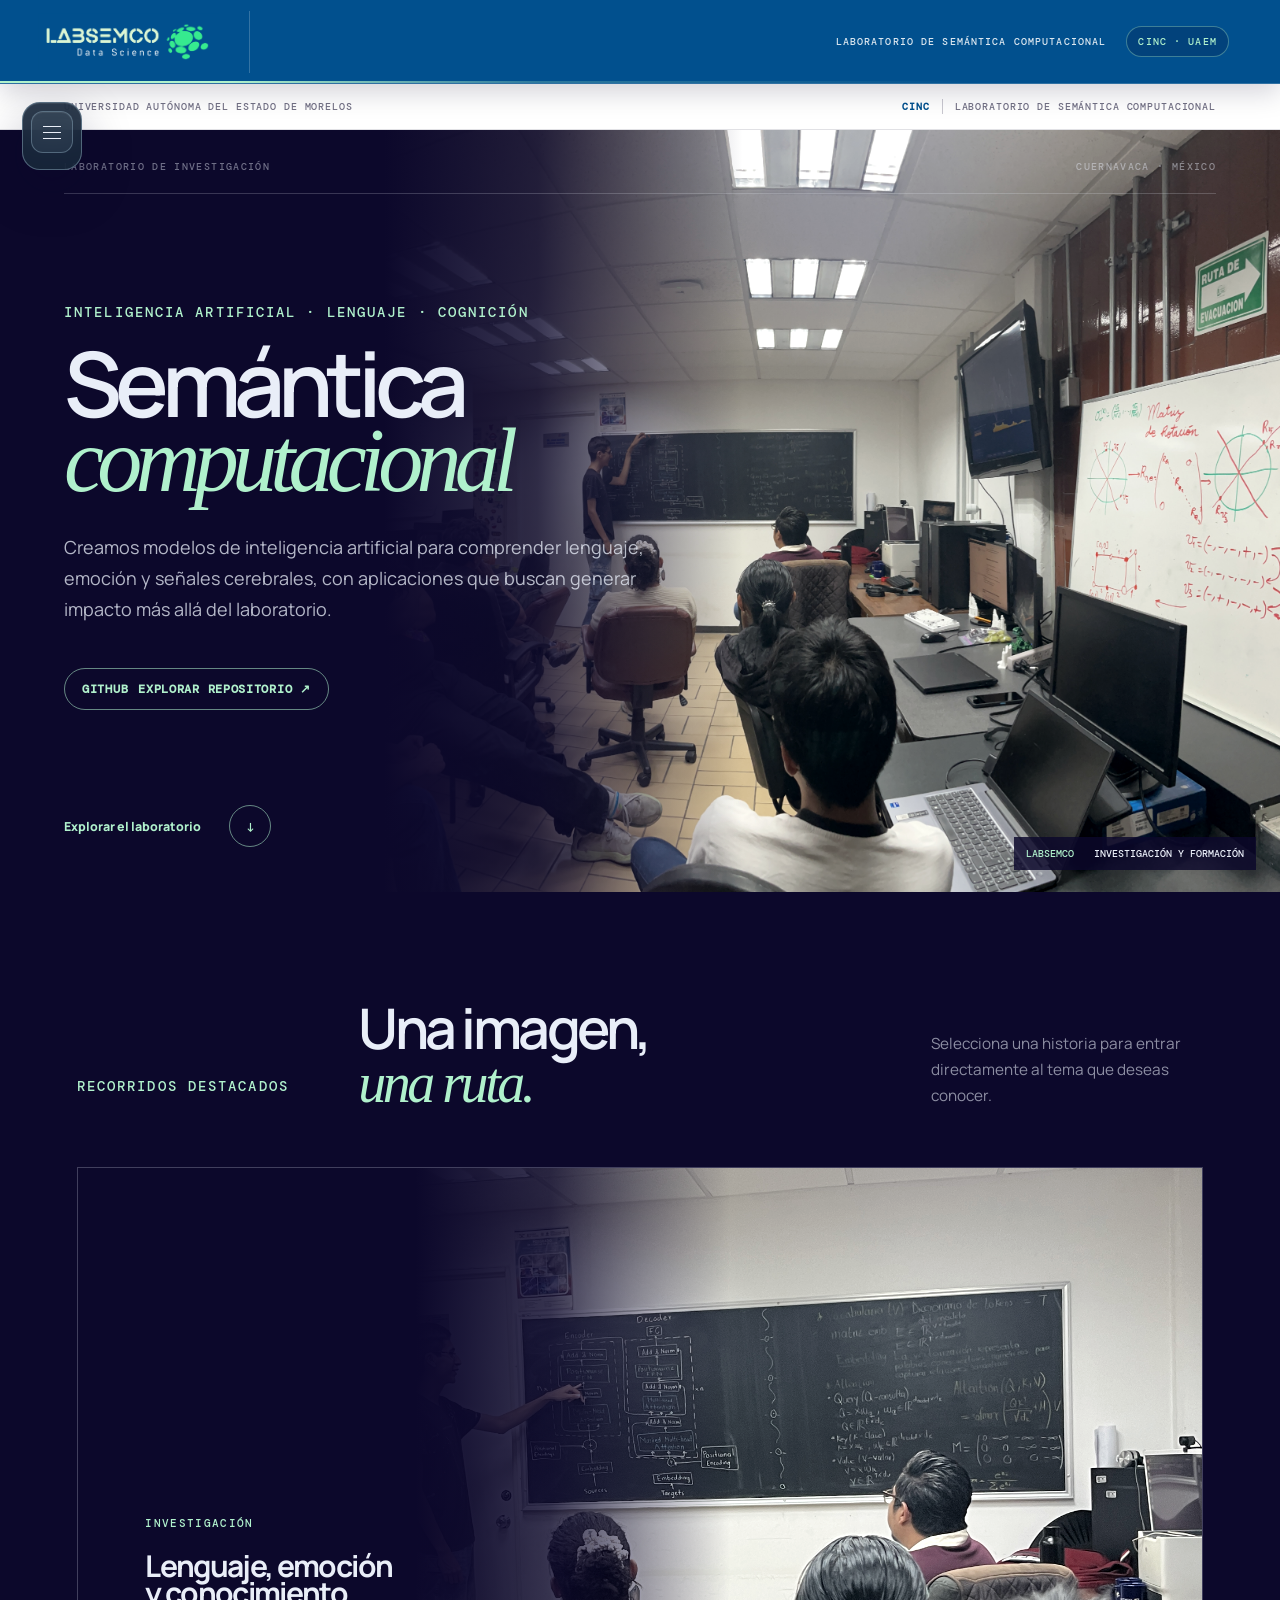
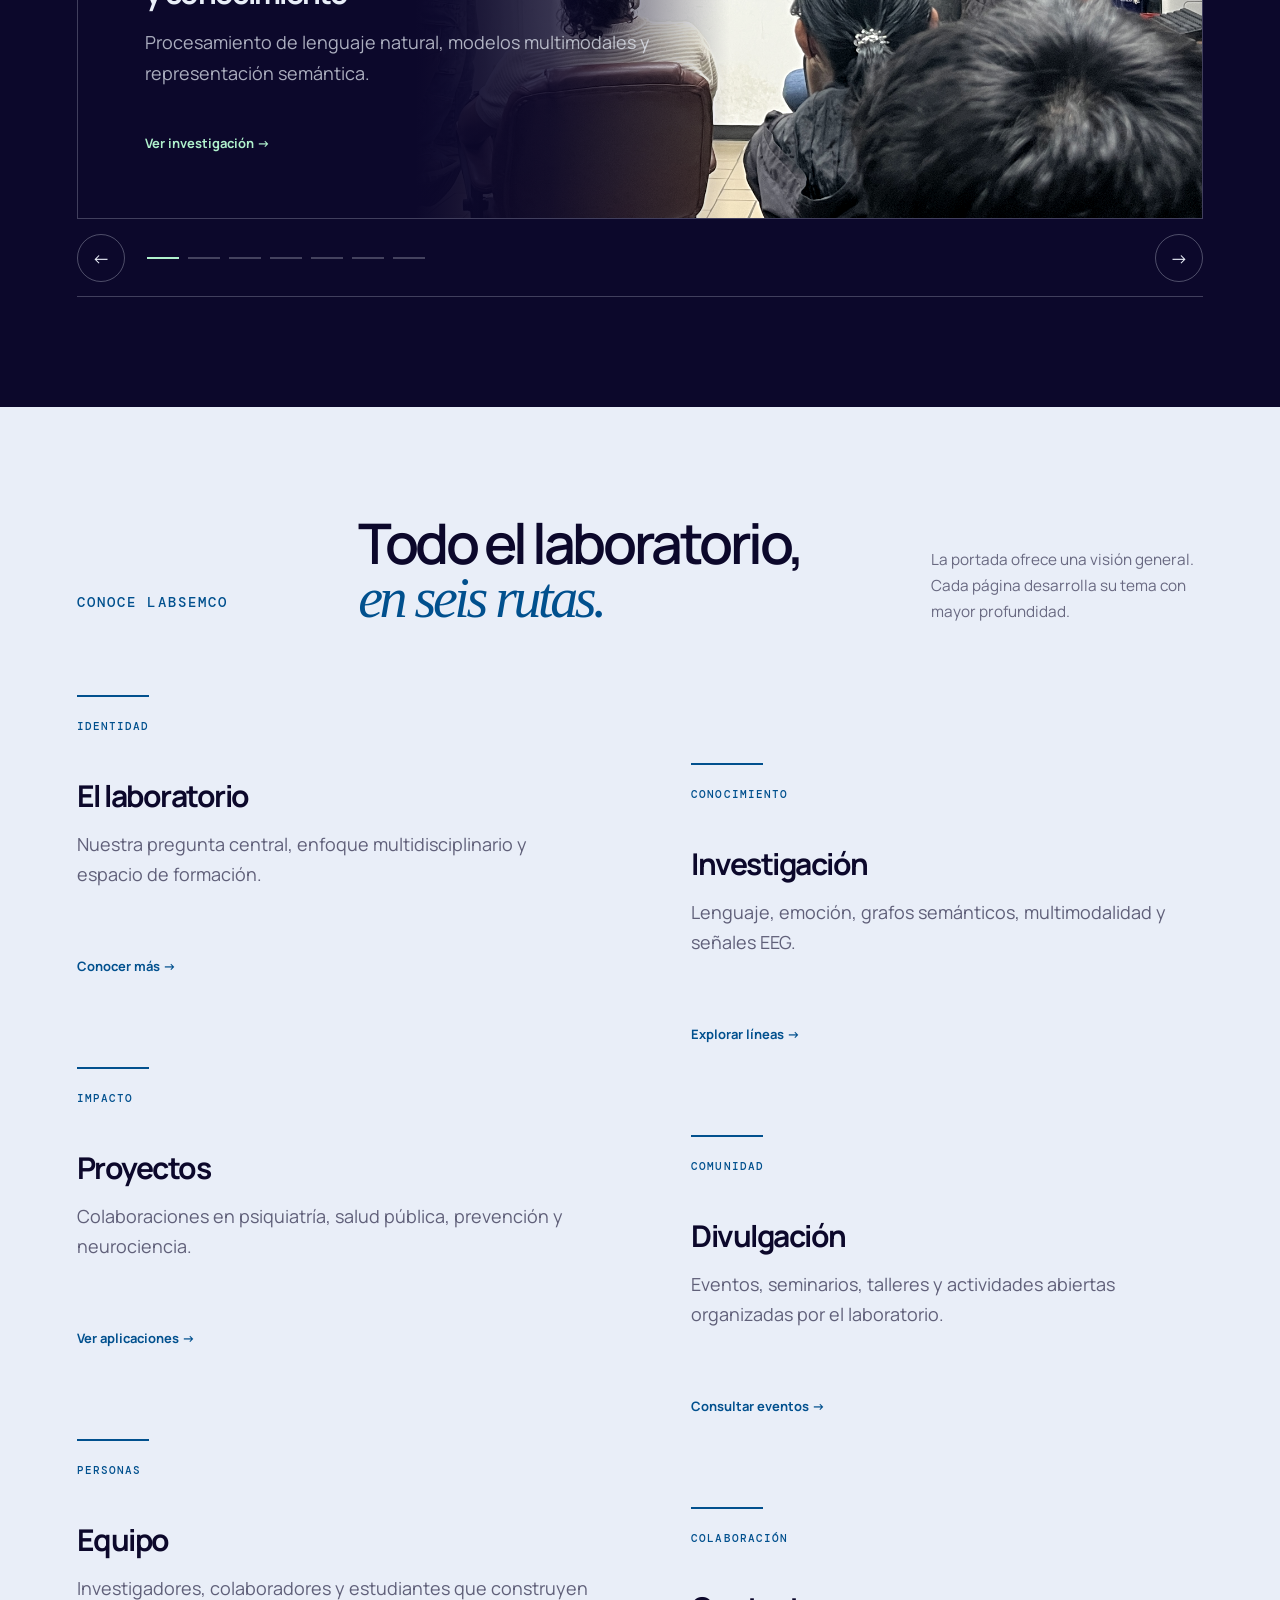
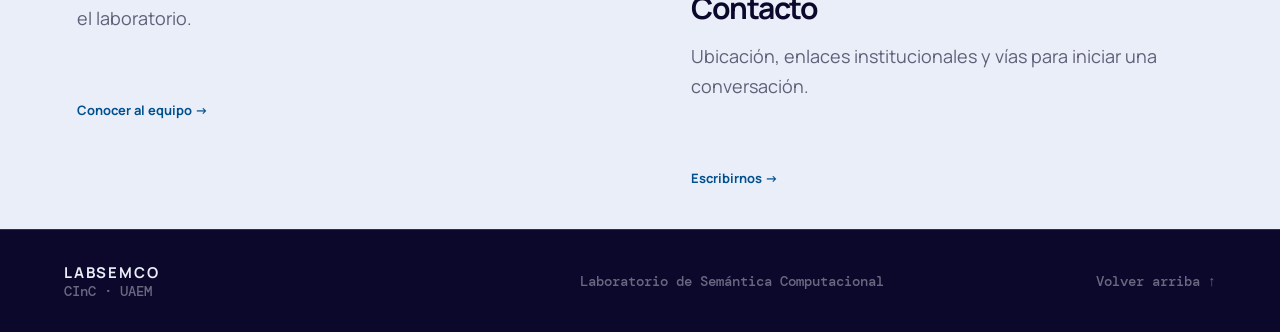
<file: index.html>
<!doctype html>
<html lang="es">
<head>
  <meta charset="UTF-8">
<meta name="viewport" content="width=device-width,initial-scale=1">
  <meta name="description" content="Laboratorio de Semántica Computacional del Centro de Investigación en Ciencias de la UAEM.">
  <meta name="theme-color" content="#0c082b">
  <link rel="canonical" href="https://cinc.uaem.mx/semantica-computacional/">
  <meta property="og:locale" content="es_MX">
  <meta property="og:type" content="website">
  <meta property="og:site_name" content="LABSEMCO">
  <meta property="og:title" content="LABSEMCO · Semántica Computacional">
  <meta property="og:description" content="Investigación en lenguaje, cognición e inteligencia artificial en el CInC-UAEM.">
  <meta property="og:url" content="https://cinc.uaem.mx/semantica-computacional/">
  <meta property="og:image" content="https://cinc.uaem.mx/semantica-computacional/assets/Lab.JPG">
  <meta name="twitter:card" content="summary_large_image">
  <title>LABSEMCO · Semántica Computacional</title>
  <link rel="icon" href="assets/labsemco-logo.png" type="image/png">
  <link rel="preconnect" href="https://fonts.googleapis.com">
<link rel="preconnect" href="https://fonts.gstatic.com" crossorigin>
  <link href="https://fonts.googleapis.com/css2?family=DM+Mono:wght@400;500&amp;family=Manrope:wght@400;500;600;700;800&amp;display=swap" rel="stylesheet">
<link rel="stylesheet" href="styles.css">
<script type="application/ld+json">
{
  "@context": "https://schema.org",
  "@type": "ResearchOrganization",
  "name": "Laboratorio de Semántica Computacional",
  "alternateName": "LABSEMCO",
  "url": "https://cinc.uaem.mx/semantica-computacional/",
  "logo": "https://cinc.uaem.mx/semantica-computacional/assets/labsemco-logo.png",
  "parentOrganization": {
    "@type": "CollegeOrUniversity",
    "name": "Universidad Autónoma del Estado de Morelos",
    "url": "https://www.uaem.mx/"
  },
  "address": {
    "@type": "PostalAddress",
    "streetAddress": "Av. Universidad 1001, Edificio 43, Col. Chamilpa",
    "addressLocality": "Cuernavaca",
    "addressRegion": "Morelos",
    "postalCode": "62209",
    "addressCountry": "MX"
  }
}
</script>
</head>
<body data-page="inicio">
  <a class="skip-link" href="#inicio">Saltar al contenido</a>
  <aside class="sidebar" aria-label="Navegación principal">
    <button class="menu-toggle" type="button" aria-expanded="false" aria-controls="site-nav"><span></span><span></span><span></span><b class="sr-only">Abrir menú</b></button>
    <nav class="site-nav" id="site-nav">
      <a class="active" aria-current="page" href="index.html">Inicio</a><a href="nosotros.html">Nosotros</a><a href="investigacion.html">Investigación</a><a href="proyectos.html">Proyectos</a><a href="divulgacion.html">Divulgación</a><a href="equipo.html">Equipo</a><a href="contacto.html">Contacto</a>
    </nav>
    <div class="sidebar-foot">
<p>Centro de Investigación<br>en Ciencias</p>
<a href="https://cinc.uaem.mx/" target="_blank" rel="noreferrer">Sitio institucional ↗</a>
</div>
  </aside>
  <main class="page-shell">
    <header class="brand-banner"><a href="index.html" aria-label="LABSEMCO, inicio"><img src="assets/labsemco-logo.png" alt="LABSEMCO Data Science" width="3198" height="1007" decoding="async"></a><p>Laboratorio de Semántica Computacional <span>CInC · UAEM</span></p></header>
    <div class="institution-strip">
<span>Universidad Autónoma del Estado de Morelos</span><div>
<a href="https://cinc.uaem.mx/" target="_blank" rel="noreferrer">CInC</a><i></i><span>Laboratorio de Semántica Computacional</span>
</div>
</div>
    <section class="hero" id="inicio">
      <div class="hero-topline">
<span>Laboratorio de investigación</span><span>Cuernavaca · México</span>
</div>
      <div class="hero-copy">
<p class="eyebrow" id="inicio_etiqueta">Inteligencia artificial · Lenguaje · Cognición</p>
<h1>
<span id="inicio_titulo">Semántica</span><br><em id="inicio_destacado">computacional</em>
</h1>
<p class="hero-lead" id="inicio_descripcion">Creamos modelos de inteligencia artificial para comprender lenguaje, emoción y señales cerebrales, con aplicaciones que buscan generar impacto más allá del laboratorio.</p>
<a class="github-home" href="https://github.com/ara-nere12/LabSC" target="_blank" rel="noopener noreferrer"><span>GitHub</span><strong>Explorar repositorio ↗</strong></a>
</div>
      <a class="scroll-cue" href="#carousel-title"><span>Explorar el laboratorio</span><b>↓</b></a>
      <figure class="hero-photo"><img src="assets/Lab.JPG" alt="Sesión de trabajo y presentación dentro del laboratorio LABSEMCO" width="7406" height="3870" decoding="async" fetchpriority="high"><figcaption><span>LABSEMCO</span> Investigación y formación</figcaption></figure>
    </section>

    <section class="photo-carousel" aria-labelledby="carousel-title">
      <div class="carousel-heading">
<p class="eyebrow" id="carrusel_etiqueta">Recorridos destacados</p>
<h2 id="carousel-title">
<span id="carrusel_titulo">Una imagen,</span><br><em id="carrusel_destacado">una ruta.</em>
</h2>
<p id="carrusel_descripcion">Selecciona una historia para entrar directamente al tema que deseas conocer.</p>
</div>
      <div class="carousel" role="region" aria-roledescription="carrusel" aria-label="Páginas destacadas">
        <div class="carousel-viewport"><div class="carousel-track" id="carousel-list">
          <article class="carousel-slide is-active" aria-label="Investigación"><a href="investigacion.html"><img src="assets/Reza3.JPG" alt="Presentación de una arquitectura Transformer frente al equipo de LABSEMCO" width="4032" height="3024" loading="lazy" decoding="async"><span class="slide-shade"></span><div class="slide-copy">
<small>Investigación</small><h3>Lenguaje, emoción<br>y conocimiento</h3>
<p>Procesamiento de lenguaje natural, modelos multimodales y representación semántica.</p>
<b>Ver investigación →</b>
</div></a></article>
          <article class="carousel-slide" aria-label="Neurociencia" aria-hidden="true"><a href="investigacion.html#cerebro"><img src="assets/IMG_0811.JPG" alt="Cartel de inteligencia artificial aplicada a la salud mental y señales EEG" width="4032" height="3024" loading="lazy" decoding="async"><span class="slide-shade"></span><div class="slide-copy">
<small>Neurociencia</small><h3>Señales EEG<br>y cognición</h3>
<p>Actividad cerebral, análisis computacional y posibles aplicaciones clínicas.</p>
<b>Conocer esta línea →</b>
</div></a></article>
          <article class="carousel-slide" aria-label="Equipo" aria-hidden="true"><a href="equipo.html"><img src="assets/Irving2.JPG" alt="Integrantes de LABSEMCO durante una sesión colaborativa" width="4032" height="3024" loading="lazy" decoding="async"><span class="slide-shade"></span><div class="slide-copy">
<small>Equipo</small><h3>Personas que<br>construyen ciencia</h3>
<p>Investigadores, colaboradores y estudiantes de distintas disciplinas.</p>
<b>Conocer al equipo →</b>
</div></a></article>
          <article class="carousel-slide" aria-label="El laboratorio" aria-hidden="true"><a href="nosotros.html"><img src="assets/Laboratorio3.JPG" alt="Sesión colectiva de análisis dentro de LABSEMCO" width="4032" height="2268" loading="lazy" decoding="async"><span class="slide-shade"></span><div class="slide-copy">
<small>El laboratorio</small><h3>Un espacio para<br>conectar disciplinas</h3>
<p>Conoce nuestra identidad, enfoque y forma de trabajo.</p>
<b>Conocer LABSEMCO →</b>
</div></a></article>
          <article class="carousel-slide" aria-label="Proyectos" aria-hidden="true"><a href="proyectos.html"><img src="assets/Reza.JPG" alt="Equipo de LABSEMCO analizando una visualización de datos" width="4032" height="2268" loading="lazy" decoding="async"><span class="slide-shade"></span><div class="slide-copy">
<small>Proyectos</small><h3>Ciencia con<br>impacto humano</h3>
<p>Aplicaciones relacionadas con prevención, salud pública y acompañamiento especializado.</p>
<b>Ver proyectos →</b>
</div></a></article>
          <article class="carousel-slide" aria-label="Divulgación" aria-hidden="true"><a href="divulgacion.html"><img src="assets/Reza2.JPG" alt="Exposición académica frente al pizarrón en LABSEMCO" width="4032" height="3024" loading="lazy" decoding="async"><span class="slide-shade"></span><div class="slide-copy">
<small>Divulgación</small><h3>Conocimiento que<br>se comparte</h3>
<p>Seminarios, talleres, encuentros y actividades abiertas a nuevas comunidades.</p>
<b>Consultar eventos →</b>
</div></a></article>
          <article class="carousel-slide" aria-label="Contacto" aria-hidden="true"><a href="contacto.html"><img src="assets/Laboratorio2.JPG" alt="Equipo de LABSEMCO reunido alrededor de una visualización" width="4032" height="3024" loading="lazy" decoding="async"><span class="slide-shade"></span><div class="slide-copy">
<small>Colaboración</small><h3>Nuevas preguntas,<br>nuevas conexiones</h3>
<p>Conversemos sobre investigación, formación y posibles colaboraciones.</p>
<b>Contactar al laboratorio →</b>
</div></a></article>
        </div></div>
        <div class="carousel-controls">
<button class="carousel-arrow carousel-prev" type="button" aria-label="Fotografía anterior">←</button><div class="carousel-dots" role="tablist" aria-label="Elegir fotografía">
<button class="is-active" type="button" role="tab" aria-selected="true" aria-label="Mostrar investigación"></button><button type="button" role="tab" aria-selected="false" aria-label="Mostrar neurociencia"></button><button type="button" role="tab" aria-selected="false" aria-label="Mostrar equipo"></button><button type="button" role="tab" aria-selected="false" aria-label="Mostrar laboratorio"></button><button type="button" role="tab" aria-selected="false" aria-label="Mostrar proyectos"></button><button type="button" role="tab" aria-selected="false" aria-label="Mostrar divulgación"></button><button type="button" role="tab" aria-selected="false" aria-label="Mostrar contacto"></button>
</div>
<button class="carousel-arrow carousel-next" type="button" aria-label="Fotografía siguiente">→</button>
</div>
      </div>
    </section>

    <section class="home-summary" aria-labelledby="summary-title">
      <header><p class="eyebrow" id="resumen_etiqueta">Conoce LABSEMCO</p>
<h2 id="summary-title">
<span id="resumen_titulo">Todo el laboratorio,</span><br><em id="resumen_destacado">en seis rutas.</em>
</h2>
<p id="resumen_descripcion">La portada ofrece una visión general. Cada página desarrolla su tema con mayor profundidad.</p></header>
      <div class="summary-grid">
        <a href="nosotros.html"><small>Identidad</small><h3 id="resumen_laboratorio_titulo">El laboratorio</h3>
<p id="resumen_laboratorio_descripcion">Nuestra pregunta central, enfoque multidisciplinario y espacio de formación.</p>
<b>Conocer más →</b></a>
        <a href="investigacion.html"><small>Conocimiento</small><h3 id="resumen_investigacion_titulo">Investigación</h3>
<p id="resumen_investigacion_descripcion">Lenguaje, emoción, grafos semánticos, multimodalidad y señales EEG.</p>
<b>Explorar líneas →</b></a>
        <a href="proyectos.html"><small>Impacto</small><h3 id="resumen_proyectos_titulo">Proyectos</h3>
<p id="resumen_proyectos_descripcion">Colaboraciones en psiquiatría, salud pública, prevención y neurociencia.</p>
<b>Ver aplicaciones →</b></a>
        <a href="divulgacion.html"><small>Comunidad</small><h3 id="resumen_divulgacion_titulo">Divulgación</h3>
<p id="resumen_divulgacion_descripcion">Eventos, seminarios, talleres y actividades abiertas organizadas por el laboratorio.</p>
<b>Consultar eventos →</b></a>
        <a href="equipo.html"><small>Personas</small><h3 id="resumen_equipo_titulo">Equipo</h3>
<p id="resumen_equipo_descripcion">Investigadores, colaboradores y estudiantes que construyen el laboratorio.</p>
<b>Conocer al equipo →</b></a>
        <a href="contacto.html"><small>Colaboración</small><h3 id="resumen_contacto_titulo">Contacto</h3>
<p id="resumen_contacto_descripcion">Ubicación, enlaces institucionales y vías para iniciar una conversación.</p>
<b>Escribirnos →</b></a>
      </div>
    </section>
    <footer class="footer"><div>
<strong>LABSEMCO</strong><span>CInC · UAEM</span>
</div>
<p>Laboratorio de Semántica Computacional</p>
<a href="#inicio">Volver arriba ↑</a></footer>
  </main><script src="sheets-config.js"></script><script src="script.js"></script>
</body>
</html>
</file>
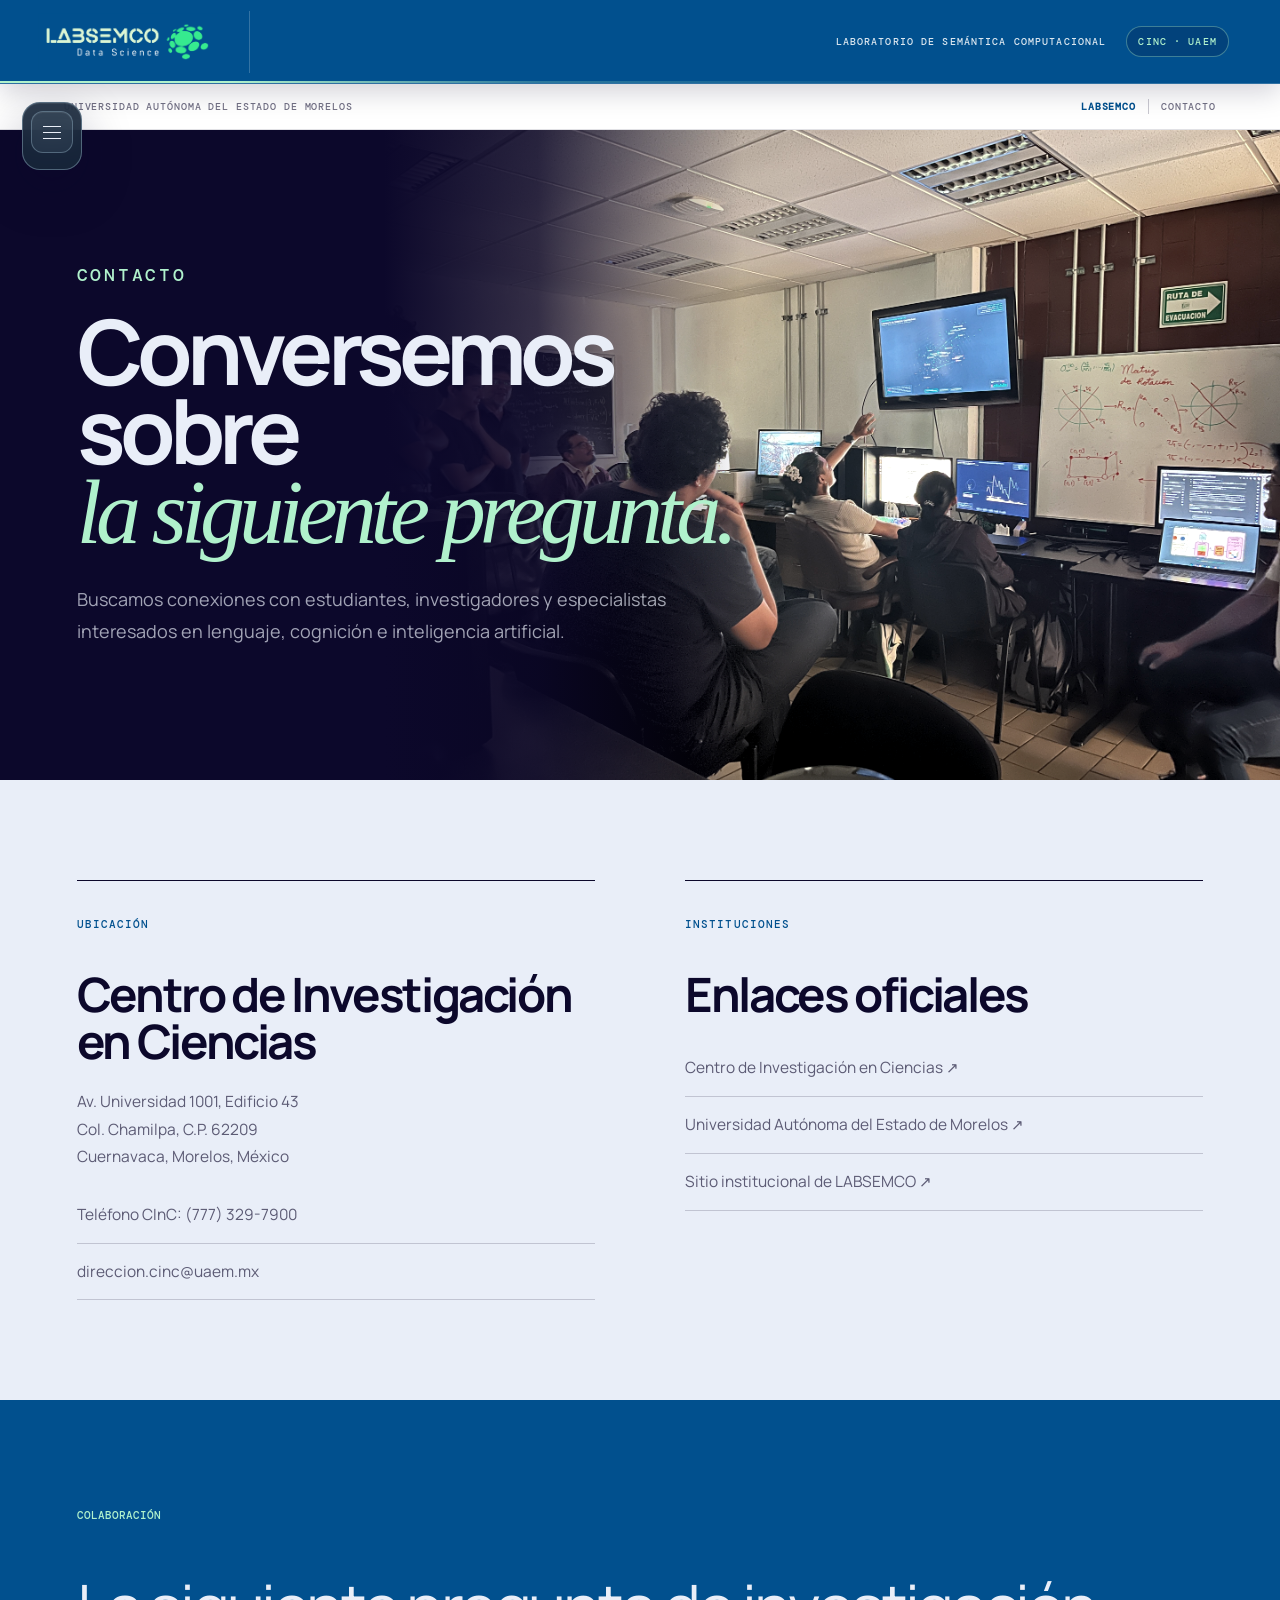
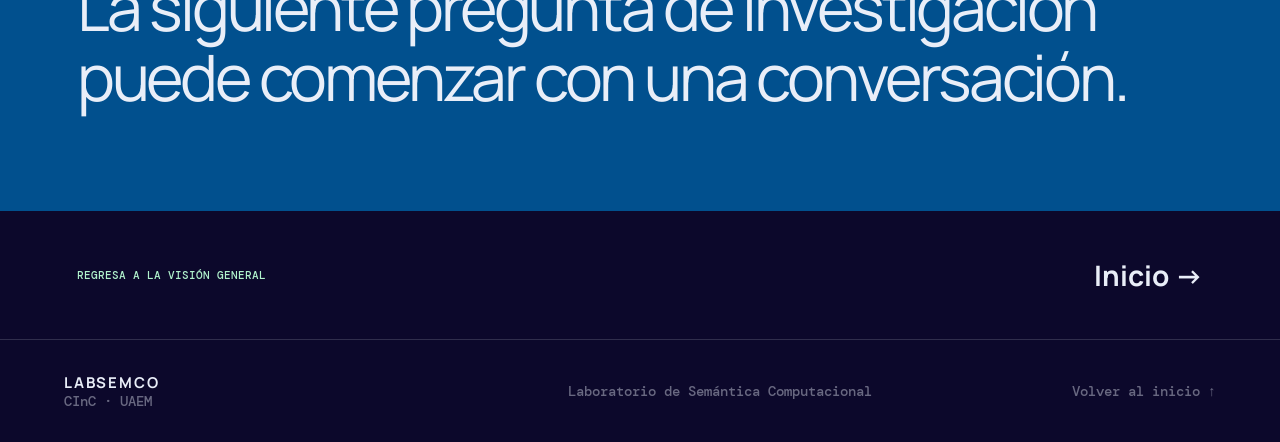
<file: contacto.html>
<!doctype html>
<html lang="es">
<head>
<meta charset="UTF-8">
<meta name="viewport" content="width=device-width,initial-scale=1">
<meta name="description" content="Contacto y ubicación de LABSEMCO.">
<meta name="theme-color" content="#0c082b">
<link rel="canonical" href="https://cinc.uaem.mx/semantica-computacional/contacto.html">
<meta property="og:locale" content="es_MX">
<meta property="og:type" content="website">
<meta property="og:site_name" content="LABSEMCO">
<meta property="og:title" content="Contacto · LABSEMCO">
<meta property="og:description" content="Ubicación y enlaces oficiales del Laboratorio de Semántica Computacional.">
<meta property="og:url" content="https://cinc.uaem.mx/semantica-computacional/contacto.html">
<meta property="og:image" content="https://cinc.uaem.mx/semantica-computacional/assets/Laboratorio2.JPG">
<meta name="twitter:card" content="summary_large_image">
<title>Contacto · LABSEMCO</title>
<link rel="icon" href="assets/labsemco-logo.png" type="image/png">
<link rel="preconnect" href="https://fonts.googleapis.com">
<link rel="preconnect" href="https://fonts.gstatic.com" crossorigin>
<link href="https://fonts.googleapis.com/css2?family=DM+Mono:wght@400;500&amp;family=Manrope:wght@400;500;600;700;800&amp;display=swap" rel="stylesheet">
<link rel="stylesheet" href="styles.css">
</head>
<body data-page="contacto">
<a class="skip-link" href="#contenido">Saltar al contenido</a><aside class="sidebar" aria-label="Navegación principal"><button class="menu-toggle" type="button" aria-expanded="false" aria-controls="site-nav"><span></span><span></span><span></span><b class="sr-only">Abrir menú</b></button><nav class="site-nav" id="site-nav"><a href="index.html">Inicio</a><a href="nosotros.html">Nosotros</a><a href="investigacion.html">Investigación</a><a href="proyectos.html">Proyectos</a><a href="divulgacion.html">Divulgación</a><a href="equipo.html">Equipo</a><a class="active" aria-current="page" href="contacto.html">Contacto</a></nav><div class="sidebar-foot">
<p>Centro de Investigación<br>en Ciencias</p>
<a href="https://cinc.uaem.mx/" target="_blank" rel="noreferrer">Sitio institucional ↗</a>
</div></aside>
<main class="detail-shell" id="contenido"><header class="brand-banner"><a href="index.html" aria-label="LABSEMCO, inicio"><img src="assets/labsemco-logo.png" alt="LABSEMCO Data Science" width="3198" height="1007" decoding="async"></a><p>Laboratorio de Semántica Computacional <span>CInC · UAEM</span></p></header><div class="institution-strip">
<span>Universidad Autónoma del Estado de Morelos</span><div>
<a href="index.html">LABSEMCO</a><i></i><span>Contacto</span>
</div>
</div>
<header class="detail-hero"><div>
<p class="eyebrow" id="contacto_etiqueta">Contacto</p>
<h1>
<span id="contacto_titulo">Conversemos sobre</span><br><em id="contacto_destacado">la siguiente pregunta.</em>
</h1>
<p id="contacto_descripcion">Buscamos conexiones con estudiantes, investigadores y especialistas interesados en lenguaje, cognición e inteligencia artificial.</p>
</div>
<img src="assets/Laboratorio2.JPG" alt="Equipo de LABSEMCO reunido alrededor de una visualización" width="4032" height="3024" decoding="async"></header>
<section class="contact-page"><div>
<small>Ubicación</small><h2 id="contacto_ubicacion_titulo">Centro de Investigación en Ciencias</h2>
<p id="contacto_direccion">Av. Universidad 1001, Edificio 43<br>Col. Chamilpa, C.P. 62209<br>Cuernavaca, Morelos, México</p>
<a href="tel:+527773297900">Teléfono CInC: (777) 329-7900</a>
<a href="mailto:direccion.cinc@uaem.mx">direccion.cinc@uaem.mx</a>
</div>
<div>
<small>Instituciones</small><h2>Enlaces oficiales</h2>
<div id="contact-links">
<a href="https://cinc.uaem.mx/" target="_blank" rel="noreferrer">Centro de Investigación en Ciencias ↗</a><a href="https://www.uaem.mx/" target="_blank" rel="noreferrer">Universidad Autónoma del Estado de Morelos ↗</a><a href="https://cinc.uaem.mx/semantica-computacional/" target="_blank" rel="noreferrer">Sitio institucional de LABSEMCO ↗</a>
</div>
</div></section>
<section class="detail-quote contact-invite"><small>Colaboración</small><blockquote id="contacto_invitacion">La siguiente pregunta de investigación puede comenzar con una conversación.</blockquote></section>
<a class="detail-next" href="index.html"><small>Regresa a la visión general</small><strong>Inicio →</strong></a><footer class="footer"><div>
<strong>LABSEMCO</strong><span>CInC · UAEM</span>
</div>
<p>Laboratorio de Semántica Computacional</p>
<a href="index.html">Volver al inicio ↑</a></footer></main><script src="sheets-config.js"></script><script src="script.js"></script>
</body>
</html>
</file>
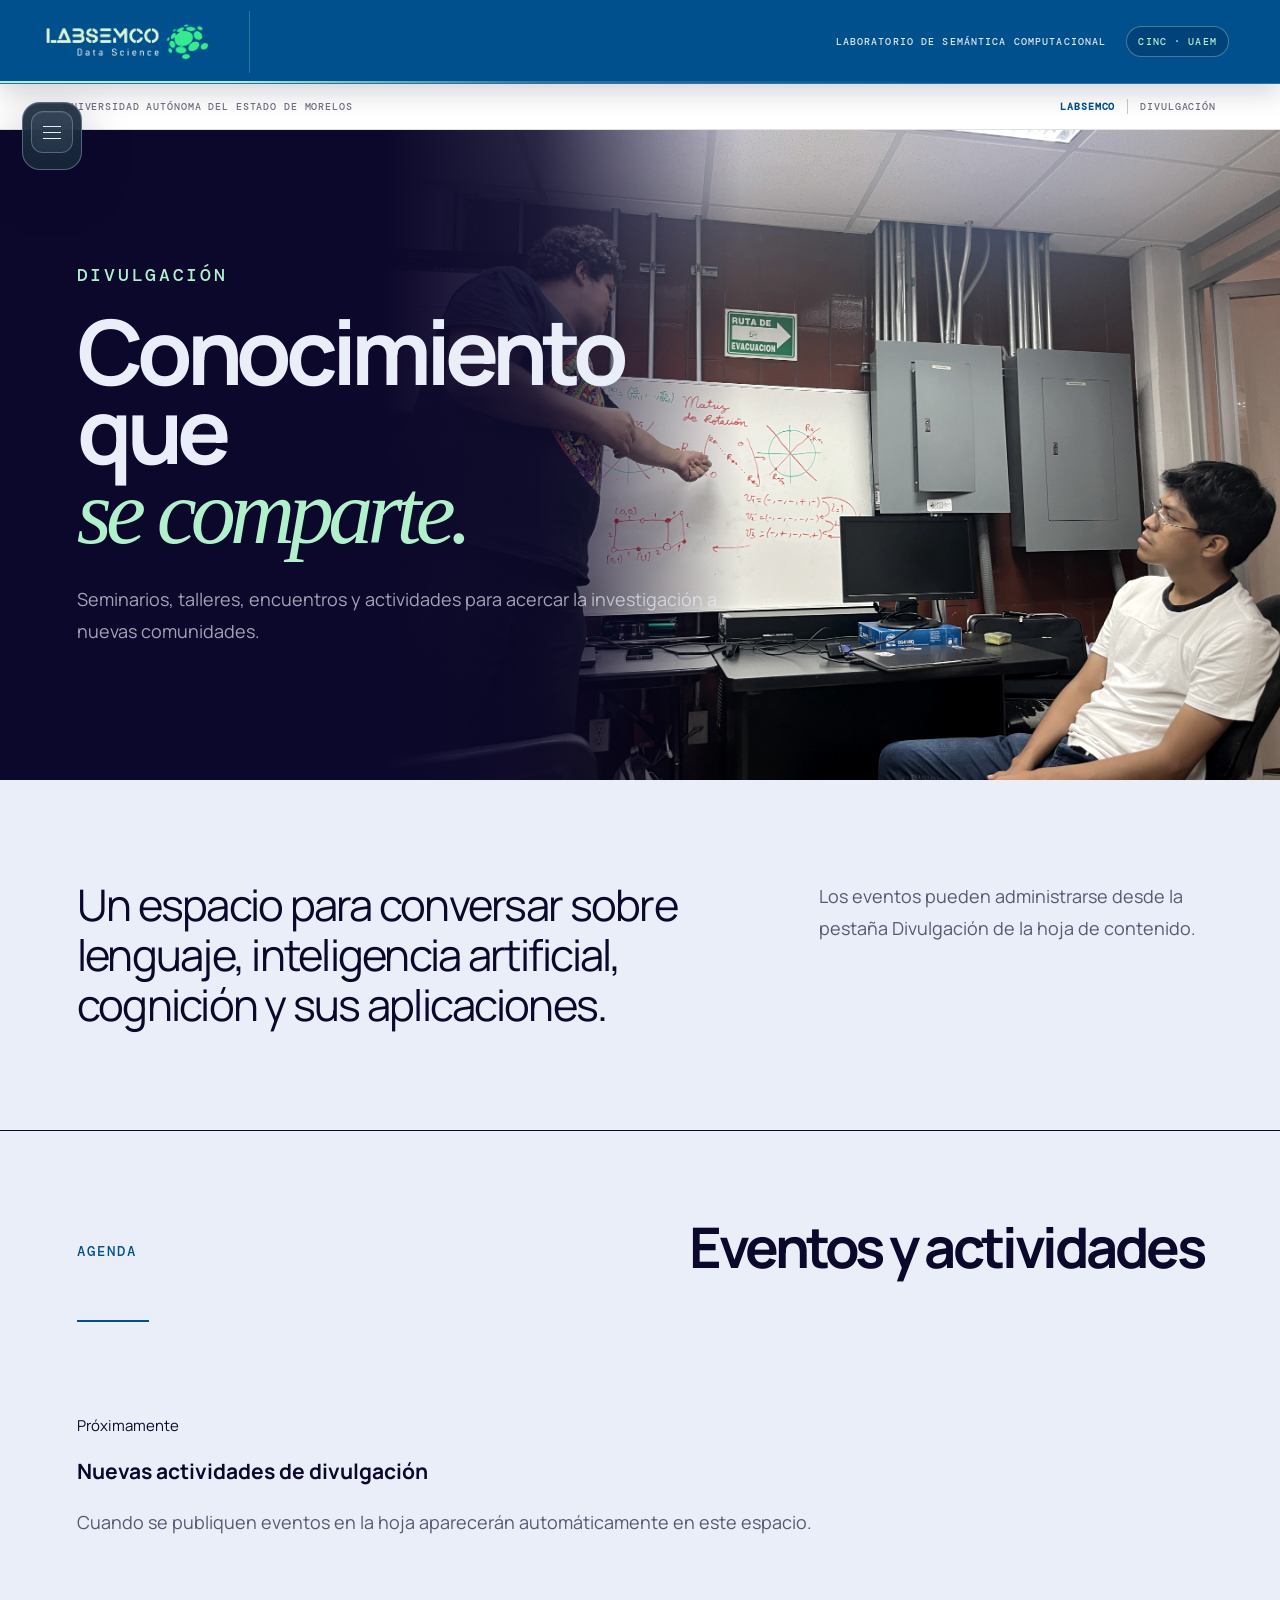
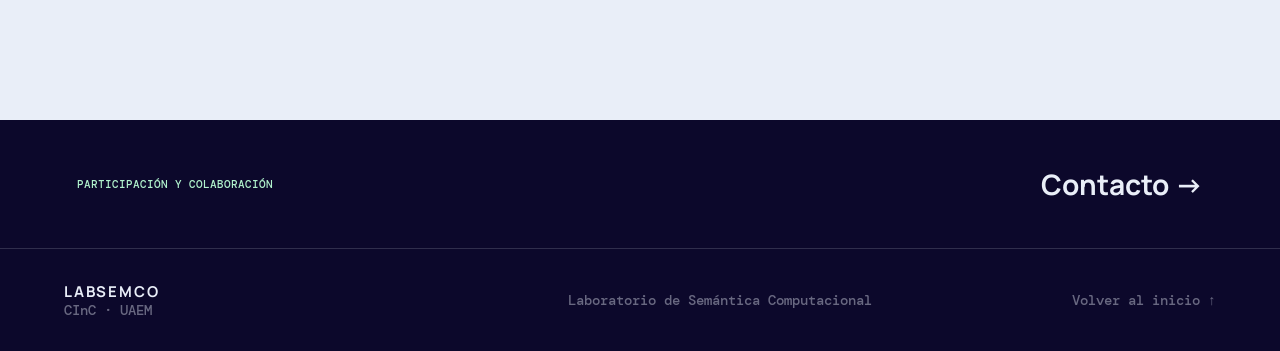
<file: divulgacion.html>
<!doctype html>
<html lang="es"><head><meta charset="UTF-8"><meta name="viewport" content="width=device-width,initial-scale=1"><meta name="description" content="Eventos y actividades de divulgación de LABSEMCO."><meta name="theme-color" content="#0c082b"><link rel="canonical" href="https://cinc.uaem.mx/semantica-computacional/divulgacion.html"><meta property="og:locale" content="es_MX"><meta property="og:type" content="website"><meta property="og:site_name" content="LABSEMCO"><meta property="og:title" content="Divulgación · LABSEMCO"><meta property="og:description" content="Seminarios, talleres y actividades abiertas de LABSEMCO."><meta property="og:url" content="https://cinc.uaem.mx/semantica-computacional/divulgacion.html"><meta property="og:image" content="https://cinc.uaem.mx/semantica-computacional/assets/Bruno.JPG"><meta name="twitter:card" content="summary_large_image"><title>Divulgación · LABSEMCO</title><link rel="icon" href="assets/labsemco-logo.png" type="image/png"><link rel="preconnect" href="https://fonts.googleapis.com"><link rel="preconnect" href="https://fonts.gstatic.com" crossorigin><link href="https://fonts.googleapis.com/css2?family=DM+Mono:wght@400;500&amp;family=Manrope:wght@400;500;600;700;800&amp;display=swap" rel="stylesheet"><link rel="stylesheet" href="styles.css"></head>
<body data-page="divulgacion"><a class="skip-link" href="#contenido">Saltar al contenido</a><aside class="sidebar" aria-label="Navegación principal"><button class="menu-toggle" type="button" aria-expanded="false" aria-controls="site-nav"><span></span><span></span><span></span><b class="sr-only">Abrir menú</b></button><nav class="site-nav" id="site-nav"><a href="index.html">Inicio</a><a href="nosotros.html">Nosotros</a><a href="investigacion.html">Investigación</a><a href="proyectos.html">Proyectos</a><a class="active" aria-current="page" href="divulgacion.html">Divulgación</a><a href="equipo.html">Equipo</a><a href="contacto.html">Contacto</a></nav><div class="sidebar-foot"><p>Centro de Investigación<br>en Ciencias</p><a href="https://cinc.uaem.mx/" target="_blank" rel="noreferrer">Sitio institucional ↗</a></div></aside>
<main class="detail-shell" id="contenido"><header class="brand-banner"><a href="index.html" aria-label="LABSEMCO, inicio"><img src="assets/labsemco-logo.png" alt="LABSEMCO Data Science" width="3198" height="1007" decoding="async"></a><p>Laboratorio de Semántica Computacional <span>CInC · UAEM</span></p></header><div class="institution-strip"><span>Universidad Autónoma del Estado de Morelos</span><div><a href="index.html">LABSEMCO</a><i></i><span>Divulgación</span></div></div>
<header class="detail-hero"><div><p class="eyebrow" id="divulgacion_etiqueta">Divulgación</p><h1><span id="divulgacion_titulo">Conocimiento que</span><br><em id="divulgacion_destacado">se comparte.</em></h1><p id="divulgacion_descripcion">Seminarios, talleres, encuentros y actividades para acercar la investigación a nuevas comunidades.</p></div><img src="assets/Bruno.JPG" alt="Exposición académica frente al pizarrón en LABSEMCO" width="4032" height="3024" decoding="async"></header>
<section class="detail-intro"><p class="detail-lead" id="divulgacion_intro">Un espacio para conversar sobre lenguaje, inteligencia artificial, cognición y sus aplicaciones.</p><p id="divulgacion_detalle">Los eventos pueden administrarse desde la pestaña Divulgación de la hoja de contenido.</p></section>
<section class="events-section"><header><p class="eyebrow" id="divulgacion_agenda_etiqueta">Agenda</p><h2 id="divulgacion_agenda_titulo">Eventos y actividades</h2></header><div class="events-list" id="events-list"><article class="event-empty"><small>Próximamente</small><h3>Nuevas actividades de divulgación</h3><p>Cuando se publiquen eventos en la hoja aparecerán automáticamente en este espacio.</p></article></div></section>
<a class="detail-next" href="contacto.html"><small>Participación y colaboración</small><strong>Contacto →</strong></a><footer class="footer"><div><strong>LABSEMCO</strong><span>CInC · UAEM</span></div><p>Laboratorio de Semántica Computacional</p><a href="index.html">Volver al inicio ↑</a></footer></main><script src="sheets-config.js"></script><script src="script.js"></script></body></html>
</file>
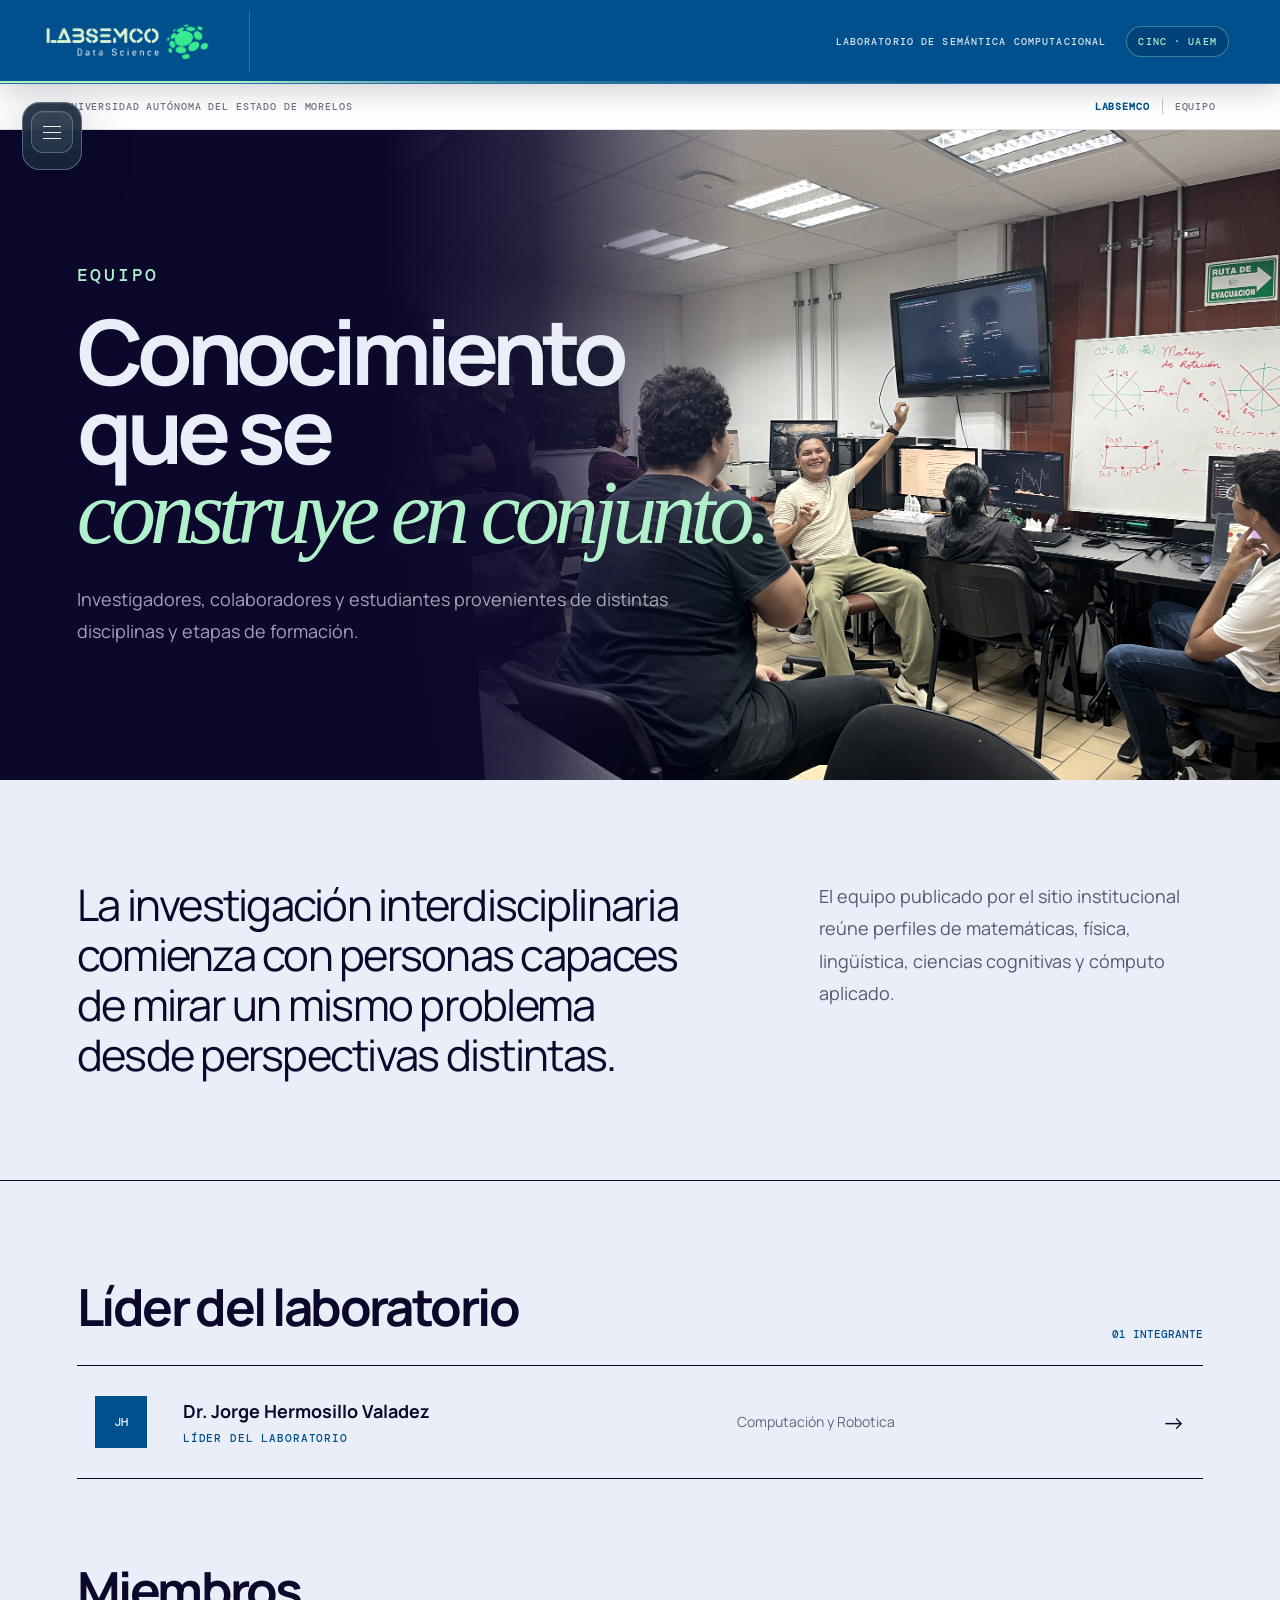
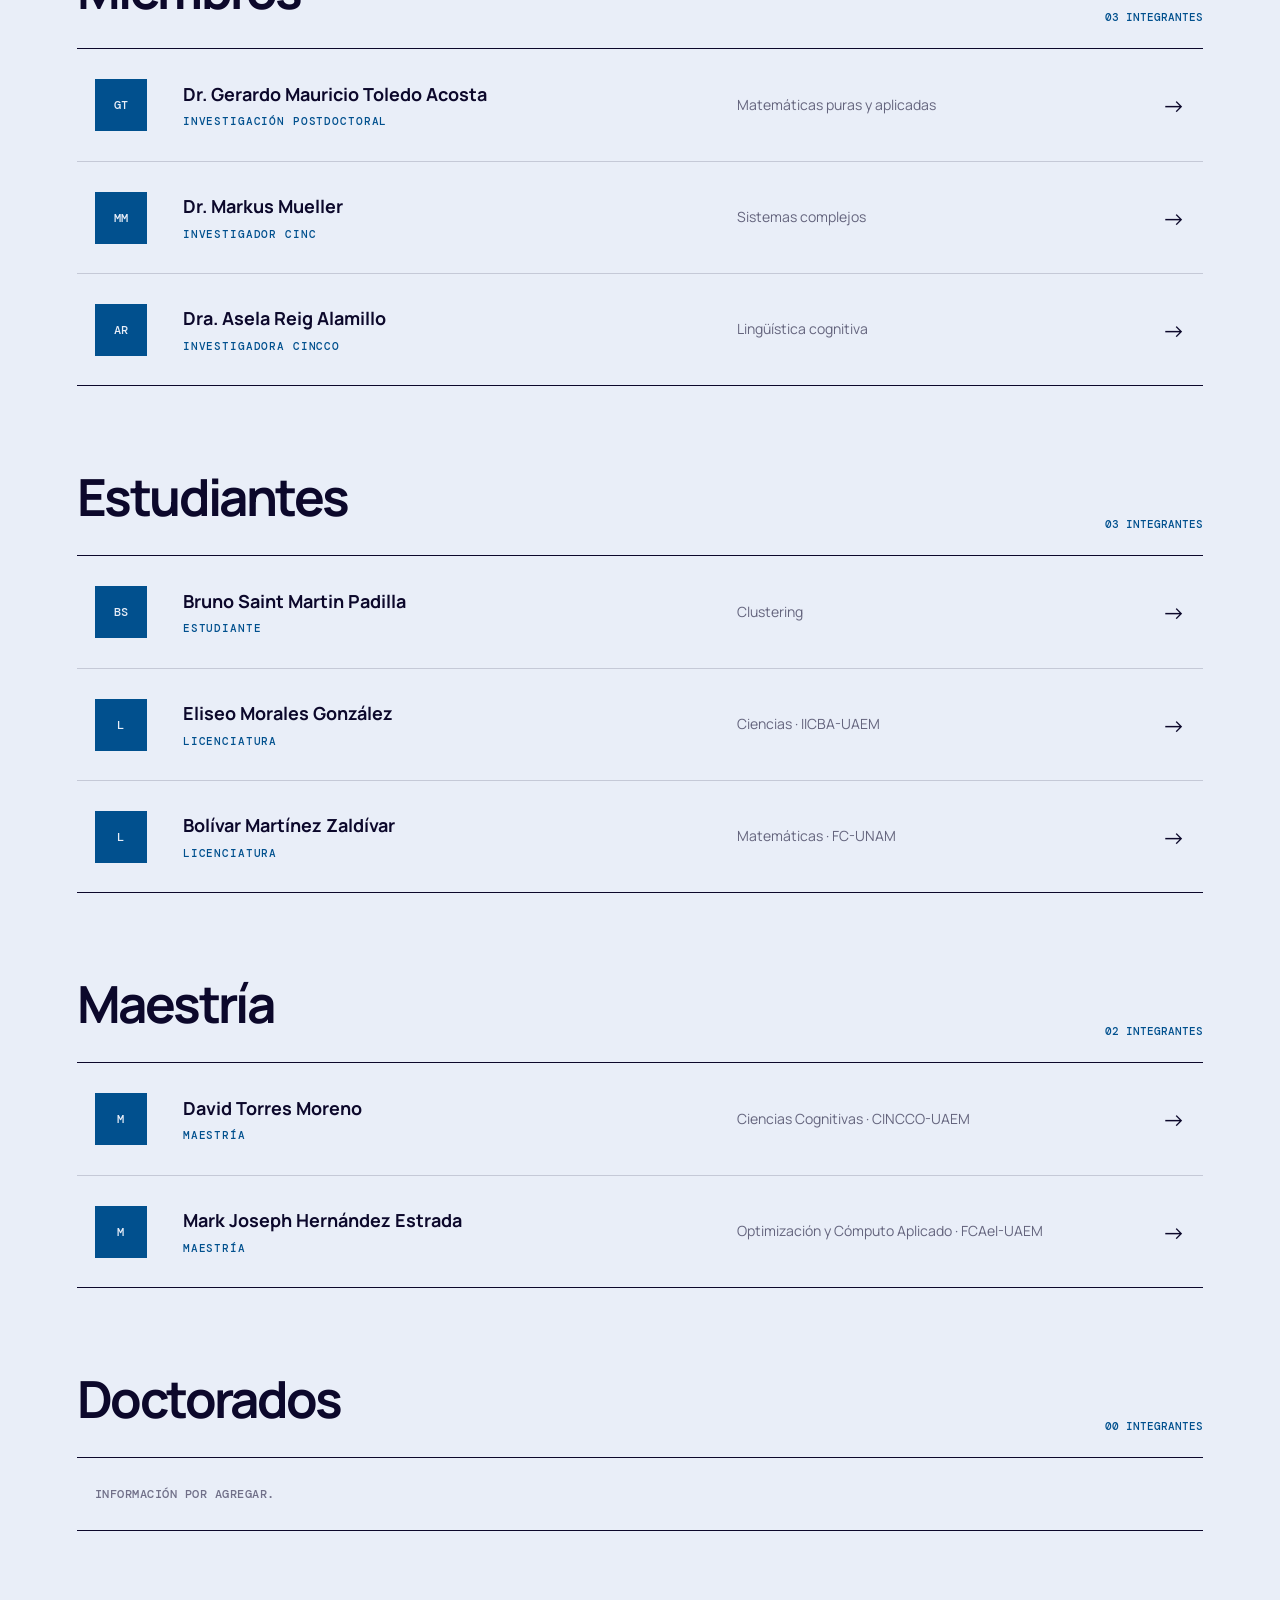
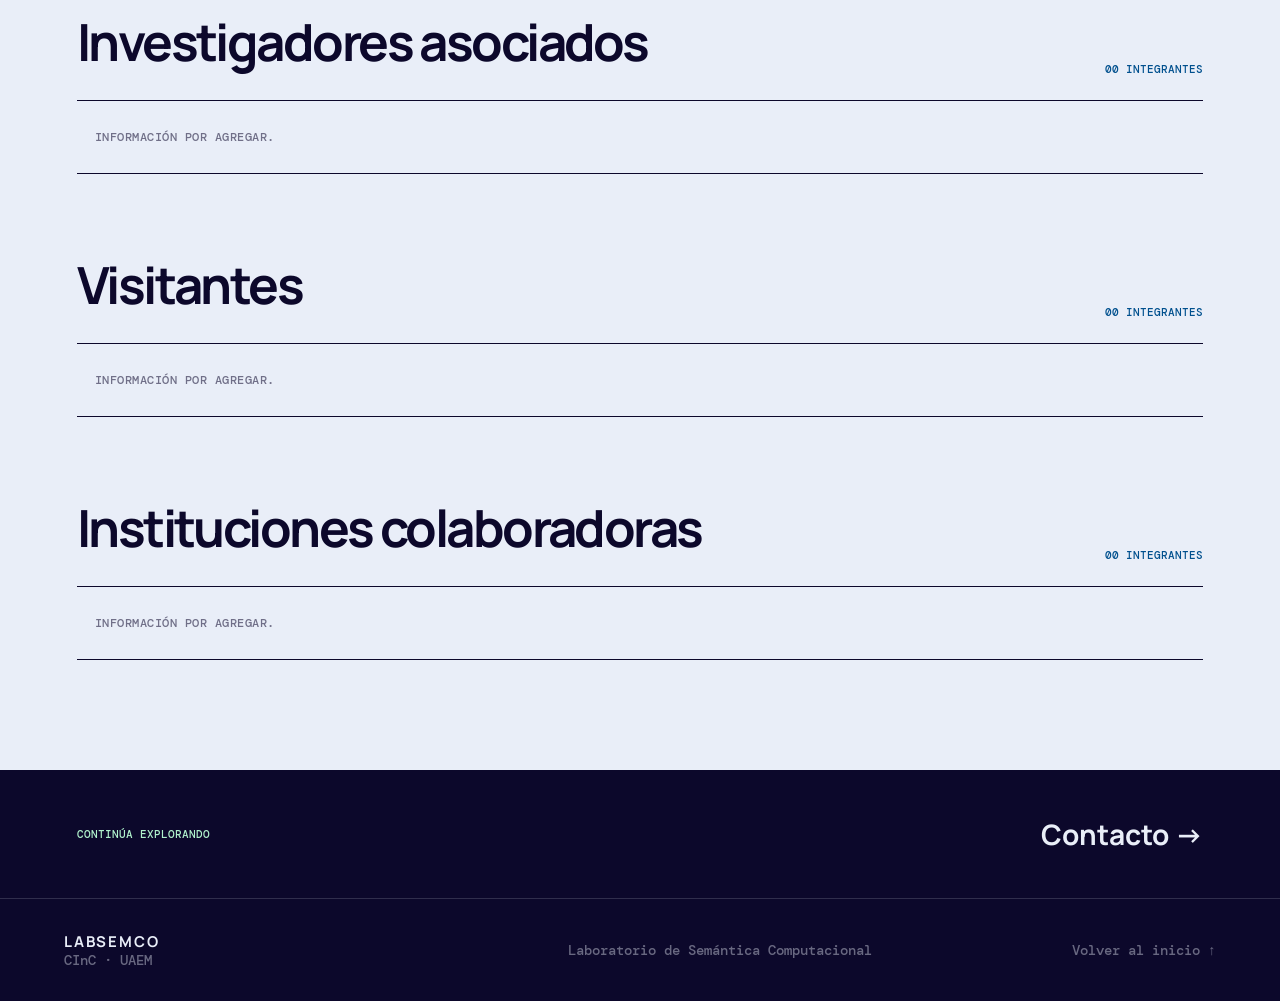
<file: equipo.html>
<!doctype html>
<html lang="es">
<head>
<meta charset="UTF-8">
<meta name="viewport" content="width=device-width,initial-scale=1">
<meta name="description" content="Equipo del Laboratorio de Semántica Computacional.">
<meta name="theme-color" content="#0c082b">
<link rel="canonical" href="https://cinc.uaem.mx/semantica-computacional/equipo.html">
<meta property="og:locale" content="es_MX">
<meta property="og:type" content="website">
<meta property="og:site_name" content="LABSEMCO">
<meta property="og:title" content="Equipo · LABSEMCO">
<meta property="og:description" content="Investigadores, colaboradores y estudiantes de LABSEMCO.">
<meta property="og:url" content="https://cinc.uaem.mx/semantica-computacional/equipo.html">
<meta property="og:image" content="https://cinc.uaem.mx/semantica-computacional/assets/Irving2.JPG">
<meta name="twitter:card" content="summary_large_image">
<title>Equipo · LABSEMCO</title>
<link rel="icon" href="assets/labsemco-logo.png" type="image/png">
<link rel="preconnect" href="https://fonts.googleapis.com">
<link rel="preconnect" href="https://fonts.gstatic.com" crossorigin>
<link href="https://fonts.googleapis.com/css2?family=DM+Mono:wght@400;500&amp;family=Manrope:wght@400;500;600;700;800&amp;display=swap" rel="stylesheet">
<link rel="stylesheet" href="styles.css">
</head>
<body data-page="equipo">
<a class="skip-link" href="#contenido">Saltar al contenido</a><aside class="sidebar" aria-label="Navegación principal"><button class="menu-toggle" type="button" aria-expanded="false" aria-controls="site-nav"><span></span><span></span><span></span><b class="sr-only">Abrir menú</b></button><nav class="site-nav" id="site-nav"><a href="index.html">Inicio</a><a href="nosotros.html">Nosotros</a><a href="investigacion.html">Investigación</a><a href="proyectos.html">Proyectos</a><a href="divulgacion.html">Divulgación</a><a class="active" aria-current="page" href="equipo.html">Equipo</a><a href="contacto.html">Contacto</a></nav><div class="sidebar-foot">
<p>Centro de Investigación<br>en Ciencias</p>
<a href="https://cinc.uaem.mx/" target="_blank" rel="noreferrer">Sitio institucional ↗</a>
</div></aside>
<main class="detail-shell" id="contenido"><header class="brand-banner"><a href="index.html" aria-label="LABSEMCO, inicio"><img src="assets/labsemco-logo.png" alt="LABSEMCO Data Science" width="3198" height="1007" decoding="async"></a><p>Laboratorio de Semántica Computacional <span>CInC · UAEM</span></p></header><div class="institution-strip">
<span>Universidad Autónoma del Estado de Morelos</span><div>
<a href="index.html">LABSEMCO</a><i></i><span>Equipo</span>
</div>
</div>
<header class="detail-hero detail-hero-team"><div>
<p class="eyebrow" id="equipo_etiqueta">Equipo</p>
<h1>
<span id="equipo_titulo">Conocimiento que se</span><br><em id="equipo_destacado">construye en conjunto.</em>
</h1>
<p id="equipo_descripcion">Investigadores, colaboradores y estudiantes provenientes de distintas disciplinas y etapas de formación.</p>
</div>
<img src="assets/Irving2.JPG" alt="Integrantes de LABSEMCO durante una sesión colaborativa" width="4032" height="3024" decoding="async"></header>
<section class="detail-intro"><p class="detail-lead" id="equipo_intro">La investigación interdisciplinaria comienza con personas capaces de mirar un mismo problema desde perspectivas distintas.</p>
<p id="equipo_detalle">El equipo publicado por el sitio institucional reúne perfiles de matemáticas, física, lingüística, ciencias cognitivas y cómputo aplicado.</p></section>
<section class="team-directory" id="team-directory" aria-label="Directorio del equipo">
<div class="team-list-section" id="grupo-miembros"><header><h2>Miembros</h2><span>03 integrantes</span></header><div class="team-list">
<a class="team-row" id="equipo-gerardo" href="persona.html?id=gerardo"><b>GT</b><span><strong>Dr. Gerardo Mauricio Toledo Acosta</strong><small>Investigación postdoctoral</small></span><p>Matemáticas puras y aplicadas</p><i aria-hidden="true">→</i></a>
<a class="team-row" id="equipo-markus" href="persona.html?id=markus"><b>MM</b><span><strong>Dr. Markus Mueller</strong><small>Investigador CInC</small></span><p>Sistemas complejos</p><i aria-hidden="true">→</i></a>
<a class="team-row" id="equipo-asela" href="persona.html?id=asela"><b>AR</b><span><strong>Dra. Asela Reig Alamillo</strong><small>Investigadora CINCCO</small></span><p>Lingüística cognitiva</p><i aria-hidden="true">→</i></a>
</div></div>
<div class="team-list-section" id="grupo-estudiantes"><header><h2>Estudiantes</h2><span>04 integrantes</span></header><div class="team-list">
<a class="team-row" id="equipo-david" href="persona.html?id=david"><b>M</b><span><strong>David Torres Moreno</strong><small>Maestría</small></span><p>Ciencias Cognitivas · CINCCO-UAEM</p><i aria-hidden="true">→</i></a>
<a class="team-row" id="equipo-mark" href="persona.html?id=mark"><b>M</b><span><strong>Mark Joseph Hernández Estrada</strong><small>Maestría</small></span><p>Optimización y Cómputo Aplicado · FCAeI-UAEM</p><i aria-hidden="true">→</i></a>
<a class="team-row" id="equipo-eliseo" href="persona.html?id=eliseo"><b>L</b><span><strong>Eliseo Morales González</strong><small>Licenciatura</small></span><p>Ciencias · IICBA-UAEM</p><i aria-hidden="true">→</i></a>
<a class="team-row" id="equipo-bolivar" href="persona.html?id=bolivar"><b>L</b><span><strong>Bolívar Martínez Zaldívar</strong><small>Licenciatura</small></span><p>Matemáticas · FC-UNAM</p><i aria-hidden="true">→</i></a>
</div></div>
</section>
<a class="detail-next" href="contacto.html"><small>Continúa explorando</small><strong>Contacto →</strong></a><footer class="footer"><div>
<strong>LABSEMCO</strong><span>CInC · UAEM</span>
</div>
<p>Laboratorio de Semántica Computacional</p>
<a href="index.html">Volver al inicio ↑</a></footer></main><script src="sheets-config.js"></script><script src="script.js"></script>
</body>
</html>
</file>
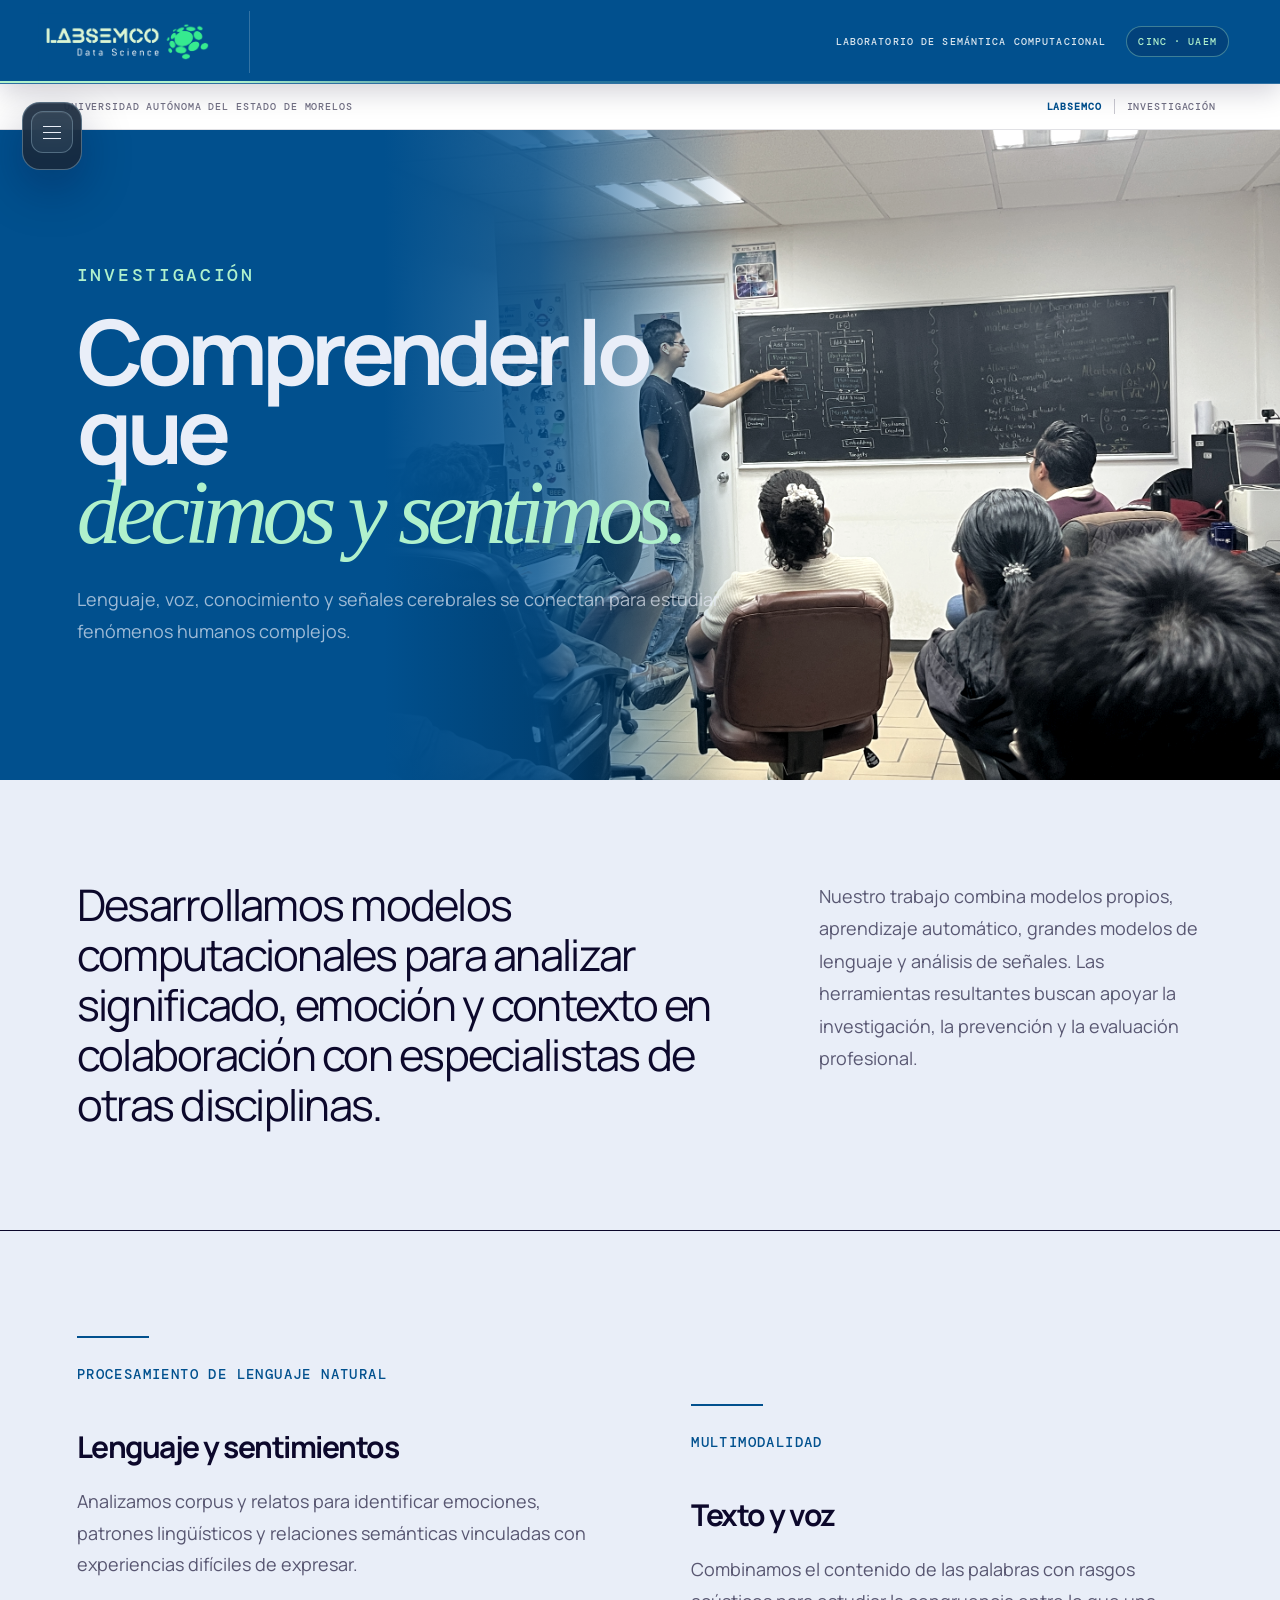
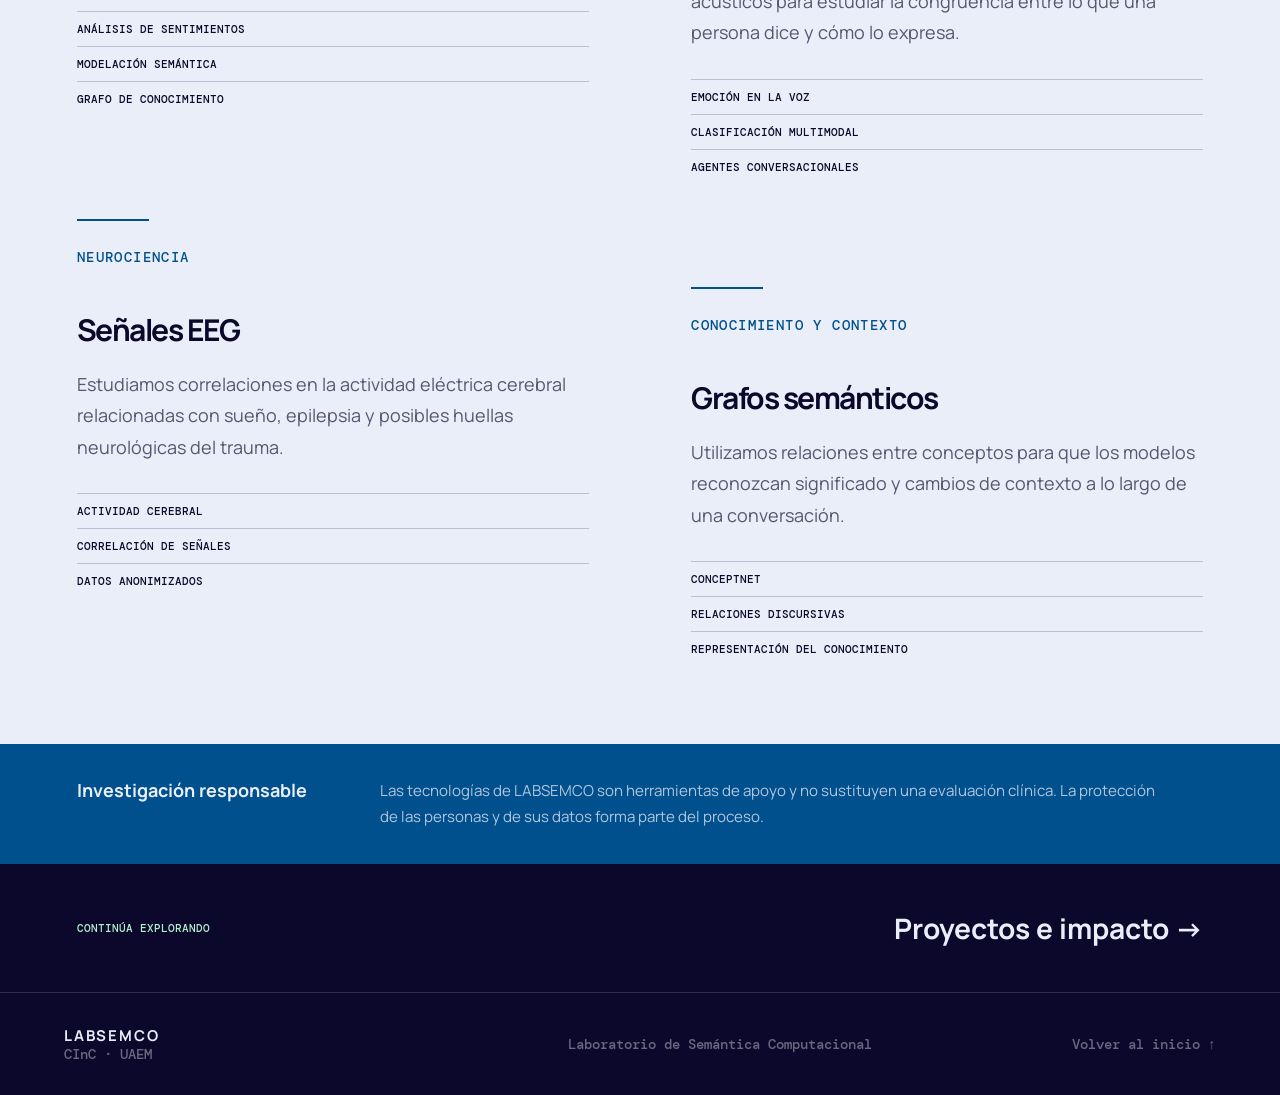
<file: investigacion.html>
<!doctype html>
<html lang="es">
<head>
<meta charset="UTF-8">
<meta name="viewport" content="width=device-width,initial-scale=1">
<meta name="description" content="Líneas de investigación del Laboratorio de Semántica Computacional.">
<meta name="theme-color" content="#0c082b">
<link rel="canonical" href="https://cinc.uaem.mx/semantica-computacional/investigacion.html">
<meta property="og:locale" content="es_MX">
<meta property="og:type" content="website">
<meta property="og:site_name" content="LABSEMCO">
<meta property="og:title" content="Investigación · LABSEMCO">
<meta property="og:description" content="Lenguaje, voz, conocimiento y señales cerebrales en LABSEMCO.">
<meta property="og:url" content="https://cinc.uaem.mx/semantica-computacional/investigacion.html">
<meta property="og:image" content="https://cinc.uaem.mx/semantica-computacional/assets/Reza3.JPG">
<meta name="twitter:card" content="summary_large_image">
<title>Investigación · LABSEMCO</title>
<link rel="icon" href="assets/labsemco-logo.png" type="image/png">
<link rel="preconnect" href="https://fonts.googleapis.com">
<link rel="preconnect" href="https://fonts.gstatic.com" crossorigin>
<link href="https://fonts.googleapis.com/css2?family=DM+Mono:wght@400;500&amp;family=Manrope:wght@400;500;600;700;800&amp;display=swap" rel="stylesheet">
<link rel="stylesheet" href="styles.css">
</head>
<body data-page="investigacion">
<a class="skip-link" href="#contenido">Saltar al contenido</a><aside class="sidebar" aria-label="Navegación principal"><button class="menu-toggle" type="button" aria-expanded="false" aria-controls="site-nav"><span></span><span></span><span></span><b class="sr-only">Abrir menú</b></button><nav class="site-nav" id="site-nav"><a href="index.html">Inicio</a><a href="nosotros.html">Nosotros</a><a class="active" aria-current="page" href="investigacion.html">Investigación</a><a href="proyectos.html">Proyectos</a><a href="divulgacion.html">Divulgación</a><a href="equipo.html">Equipo</a><a href="contacto.html">Contacto</a></nav><div class="sidebar-foot">
<p>Centro de Investigación<br>en Ciencias</p>
<a href="https://cinc.uaem.mx/" target="_blank" rel="noreferrer">Sitio institucional ↗</a>
</div></aside>
<main class="detail-shell" id="contenido"><header class="brand-banner"><a href="index.html" aria-label="LABSEMCO, inicio"><img src="assets/labsemco-logo.png" alt="LABSEMCO Data Science" width="3198" height="1007" decoding="async"></a><p>Laboratorio de Semántica Computacional <span>CInC · UAEM</span></p></header><div class="institution-strip">
<span>Universidad Autónoma del Estado de Morelos</span><div>
<a href="index.html">LABSEMCO</a><i></i><span>Investigación</span>
</div>
</div>
<header class="detail-hero detail-hero-research"><div>
<p class="eyebrow" id="investigacion_etiqueta">Investigación</p>
<h1>
<span id="investigacion_titulo">Comprender lo que</span><br><em id="investigacion_destacado">decimos y sentimos.</em>
</h1>
<p id="investigacion_descripcion">Lenguaje, voz, conocimiento y señales cerebrales se conectan para estudiar fenómenos humanos complejos.</p>
</div>
<img src="assets/Reza3.JPG" alt="Presentación de una arquitectura Transformer frente al equipo de LABSEMCO" width="4032" height="3024" decoding="async"></header>
<section class="detail-intro"><p class="detail-lead" id="investigacion_intro">Desarrollamos modelos computacionales para analizar significado, emoción y contexto en colaboración con especialistas de otras disciplinas.</p>
<p id="investigacion_detalle">Nuestro trabajo combina modelos propios, aprendizaje automático, grandes modelos de lenguaje y análisis de señales. Las herramientas resultantes buscan apoyar la investigación, la prevención y la evaluación profesional.</p></section>
<section class="detail-topics" id="research-list" aria-label="Líneas de investigación"><article id="lenguaje"><span>Procesamiento de lenguaje natural</span><h2 id="investigacion_lenguaje_titulo">Lenguaje y sentimientos</h2>
<p id="investigacion_lenguaje_descripcion">Analizamos corpus y relatos para identificar emociones, patrones lingüísticos y relaciones semánticas vinculadas con experiencias difíciles de expresar.</p>
<ul>
<li>Análisis de sentimientos</li>
<li>Modelación semántica</li>
<li>Grafo de conocimiento</li>
</ul></article><article><span>Multimodalidad</span><h2 id="investigacion_voz_titulo">Texto y voz</h2>
<p id="investigacion_voz_descripcion">Combinamos el contenido de las palabras con rasgos acústicos para estudiar la congruencia entre lo que una persona dice y cómo lo expresa.</p>
<ul>
<li>Emoción en la voz</li>
<li>Clasificación multimodal</li>
<li>Agentes conversacionales</li>
</ul></article><article id="cerebro"><span>Neurociencia</span><h2 id="investigacion_eeg_titulo">Señales EEG</h2>
<p id="investigacion_eeg_descripcion">Estudiamos correlaciones en la actividad eléctrica cerebral relacionadas con sueño, epilepsia y posibles huellas neurológicas del trauma.</p>
<ul>
<li>Actividad cerebral</li>
<li>Correlación de señales</li>
<li>Datos anonimizados</li>
</ul></article><article><span>Conocimiento y contexto</span><h2 id="investigacion_grafos_titulo">Grafos semánticos</h2>
<p id="investigacion_grafos_descripcion">Utilizamos relaciones entre conceptos para que los modelos reconozcan significado y cambios de contexto a lo largo de una conversación.</p>
<ul>
<li>ConceptNet</li>
<li>Relaciones discursivas</li>
<li>Representación del conocimiento</li>
</ul></article></section>
<aside class="detail-note"><strong>Investigación responsable</strong><p>Las tecnologías de LABSEMCO son herramientas de apoyo y no sustituyen una evaluación clínica. La protección de las personas y de sus datos forma parte del proceso.</p></aside><a class="detail-next" href="proyectos.html"><small>Continúa explorando</small><strong>Proyectos e impacto →</strong></a><footer class="footer"><div>
<strong>LABSEMCO</strong><span>CInC · UAEM</span>
</div>
<p>Laboratorio de Semántica Computacional</p>
<a href="index.html">Volver al inicio ↑</a></footer></main><script src="sheets-config.js"></script><script src="script.js"></script>
</body>
</html>
</file>
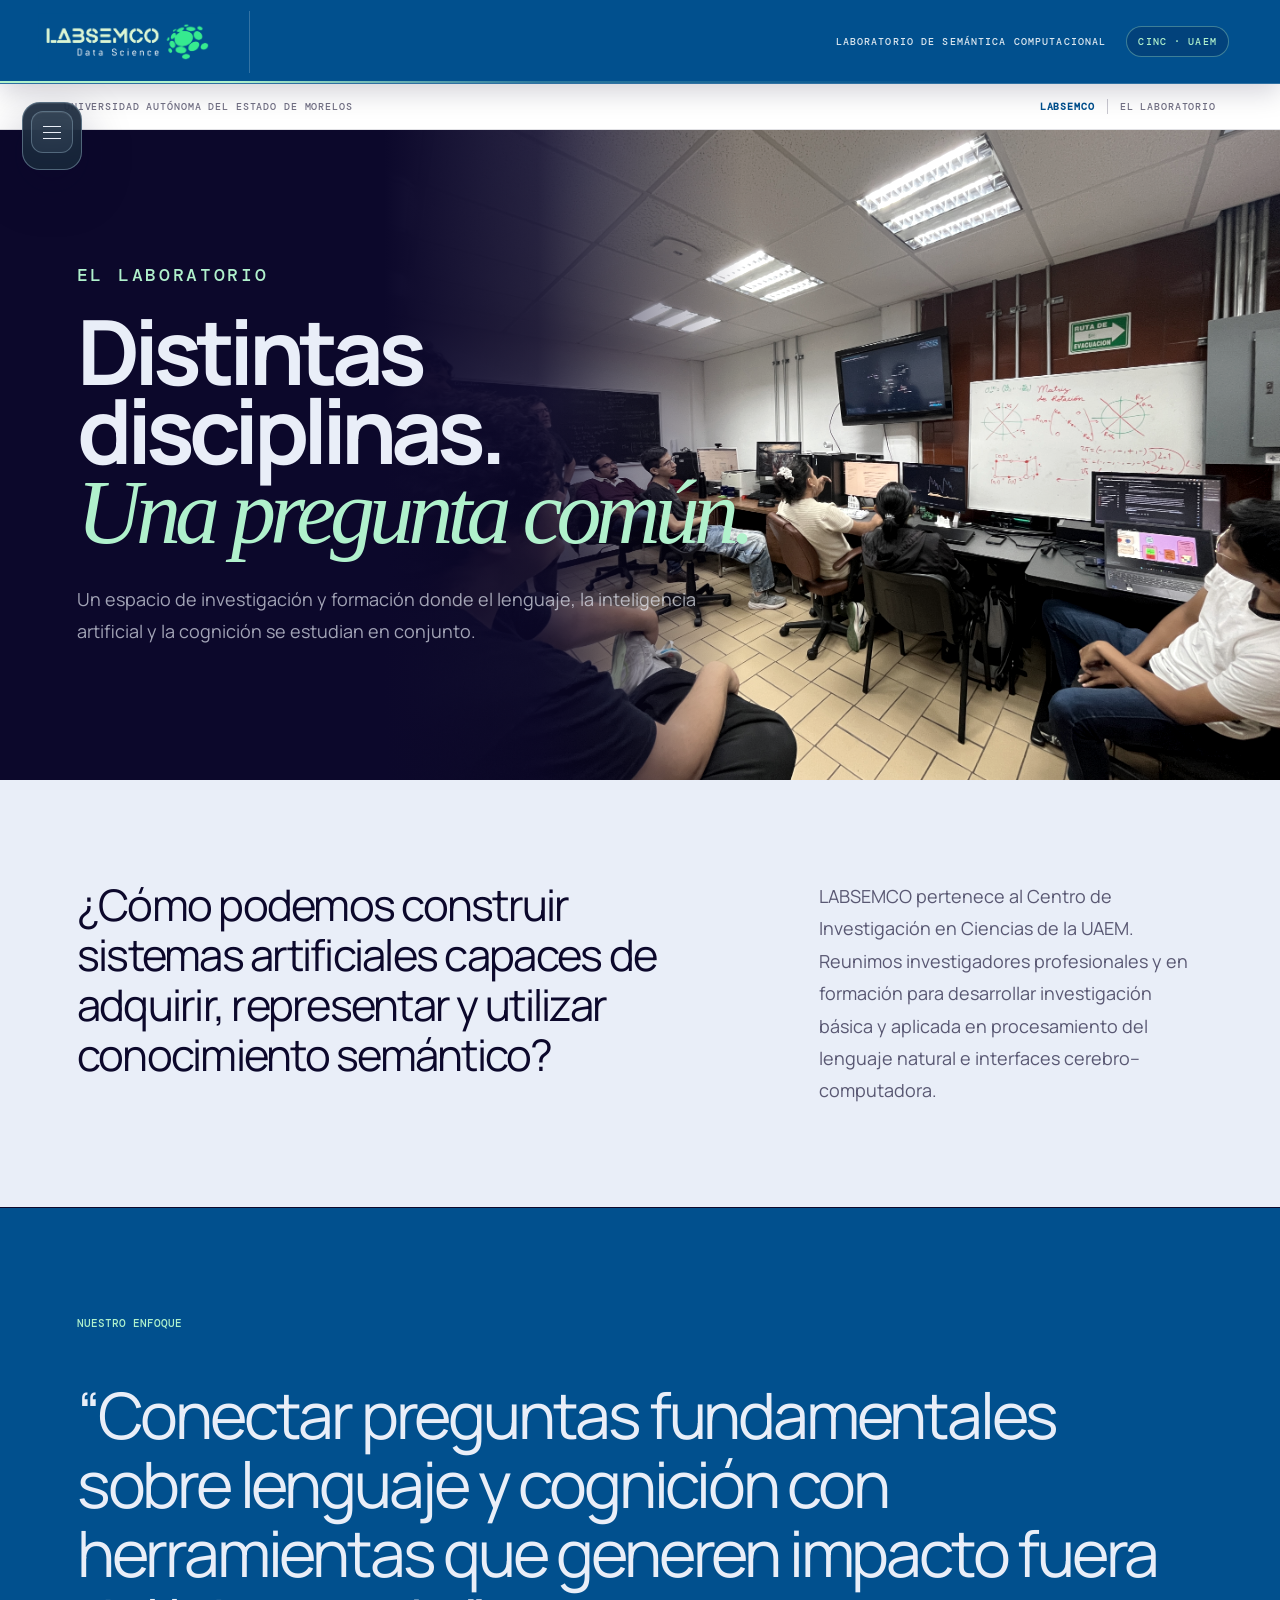
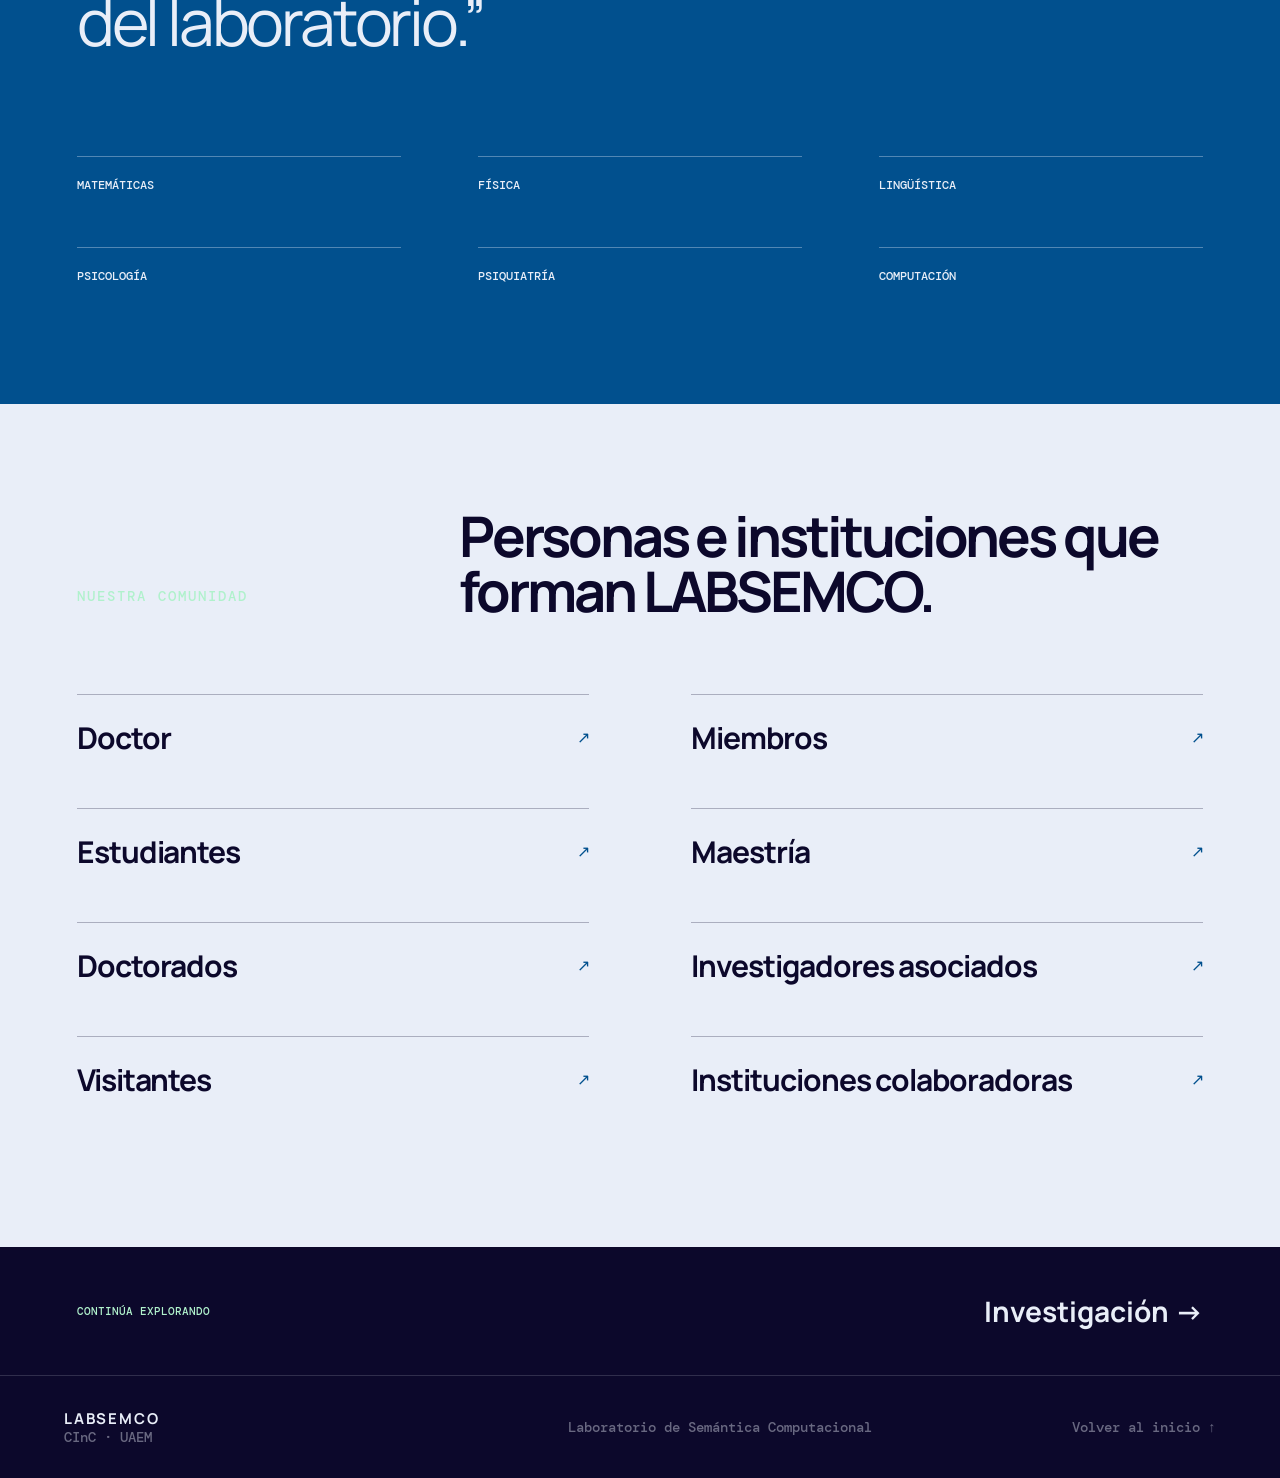
<file: nosotros.html>
<!doctype html>
<html lang="es">
<head>
<meta charset="UTF-8">
<meta name="viewport" content="width=device-width,initial-scale=1">
<meta name="description" content="Conoce el Laboratorio de Semántica Computacional del CInC-UAEM.">
<meta name="theme-color" content="#0c082b">
<link rel="canonical" href="https://cinc.uaem.mx/semantica-computacional/nosotros.html">
<meta property="og:locale" content="es_MX">
<meta property="og:type" content="website">
<meta property="og:site_name" content="LABSEMCO">
<meta property="og:title" content="El laboratorio · LABSEMCO">
<meta property="og:description" content="Conoce el Laboratorio de Semántica Computacional del CInC-UAEM.">
<meta property="og:url" content="https://cinc.uaem.mx/semantica-computacional/nosotros.html">
<meta property="og:image" content="https://cinc.uaem.mx/semantica-computacional/assets/Laboratorio.JPG">
<meta name="twitter:card" content="summary_large_image">
<title>El laboratorio · LABSEMCO</title>
<link rel="icon" href="assets/labsemco-logo.png" type="image/png">
<link rel="preconnect" href="https://fonts.googleapis.com">
<link rel="preconnect" href="https://fonts.gstatic.com" crossorigin>
<link href="https://fonts.googleapis.com/css2?family=DM+Mono:wght@400;500&amp;family=Manrope:wght@400;500;600;700;800&amp;display=swap" rel="stylesheet">
<link rel="stylesheet" href="styles.css">
</head>
<body data-page="laboratorio">
<a class="skip-link" href="#contenido">Saltar al contenido</a><aside class="sidebar" aria-label="Navegación principal"><button class="menu-toggle" type="button" aria-expanded="false" aria-controls="site-nav"><span></span><span></span><span></span><b class="sr-only">Abrir menú</b></button><nav class="site-nav" id="site-nav"><a href="index.html">Inicio</a><a class="active" aria-current="page" href="nosotros.html">Nosotros</a><a href="investigacion.html">Investigación</a><a href="proyectos.html">Proyectos</a><a href="divulgacion.html">Divulgación</a><a href="equipo.html">Equipo</a><a href="contacto.html">Contacto</a></nav><div class="sidebar-foot">
<p>Centro de Investigación<br>en Ciencias</p>
<a href="https://cinc.uaem.mx/" target="_blank" rel="noreferrer">Sitio institucional ↗</a>
</div></aside>
<main class="detail-shell" id="contenido"><header class="brand-banner"><a href="index.html" aria-label="LABSEMCO, inicio"><img src="assets/labsemco-logo.png" alt="LABSEMCO Data Science" width="3198" height="1007" decoding="async"></a><p>Laboratorio de Semántica Computacional <span>CInC · UAEM</span></p></header><div class="institution-strip">
<span>Universidad Autónoma del Estado de Morelos</span><div>
<a href="index.html">LABSEMCO</a><i></i><span>El laboratorio</span>
</div>
</div>
<header class="detail-hero"><div>
<p class="eyebrow" id="laboratorio_etiqueta">El laboratorio</p>
<h1>
<span id="laboratorio_titulo">Distintas disciplinas.</span><br><em id="laboratorio_destacado">Una pregunta común.</em>
</h1>
<p id="laboratorio_descripcion">Un espacio de investigación y formación donde el lenguaje, la inteligencia artificial y la cognición se estudian en conjunto.</p>
</div>
<img src="assets/Laboratorio.JPG" alt="Integrantes de LABSEMCO observando una visualización durante una sesión" width="4032" height="3024" decoding="async"></header>
<section class="detail-intro"><p class="detail-lead" id="laboratorio_pregunta">¿Cómo podemos construir sistemas artificiales capaces de adquirir, representar y utilizar conocimiento semántico?</p>
<p id="laboratorio_detalle">LABSEMCO pertenece al Centro de Investigación en Ciencias de la UAEM. Reunimos investigadores profesionales y en formación para desarrollar investigación básica y aplicada en procesamiento del lenguaje natural e interfaces cerebro–computadora.</p></section>
<section class="detail-quote"><small>Nuestro enfoque</small><blockquote id="laboratorio_enfoque">“Conectar preguntas fundamentales sobre lenguaje y cognición con herramientas que generen impacto fuera del laboratorio.”</blockquote></section>
<section class="detail-disciplines" aria-label="Disciplinas"><span>Matemáticas</span><span>Física</span><span>Lingüística</span><span>Psicología</span><span>Psiquiatría</span><span>Computación</span></section>
<section class="community-routes" aria-labelledby="community-title"><header><p class="eyebrow">Nuestra comunidad</p><h2 id="community-title">Personas e instituciones que forman LABSEMCO.</h2></header><div><a href="equipo.html#grupo-doctor">Doctor</a><a href="equipo.html#grupo-miembros">Miembros</a><a href="equipo.html#grupo-estudiantes">Estudiantes</a><a href="equipo.html#grupo-maestria">Maestría</a><a href="equipo.html#grupo-doctorados">Doctorados</a><a href="equipo.html#grupo-investigadores-asociados">Investigadores asociados</a><a href="equipo.html#grupo-visitantes">Visitantes</a><a href="equipo.html#grupo-instituciones-colaboradoras">Instituciones colaboradoras</a></div></section>
<a class="detail-next" href="investigacion.html"><small>Continúa explorando</small><strong>Investigación →</strong></a><footer class="footer"><div>
<strong>LABSEMCO</strong><span>CInC · UAEM</span>
</div>
<p>Laboratorio de Semántica Computacional</p>
<a href="index.html">Volver al inicio ↑</a></footer></main><script src="sheets-config.js"></script><script src="script.js"></script>
</body>
</html>
</file>
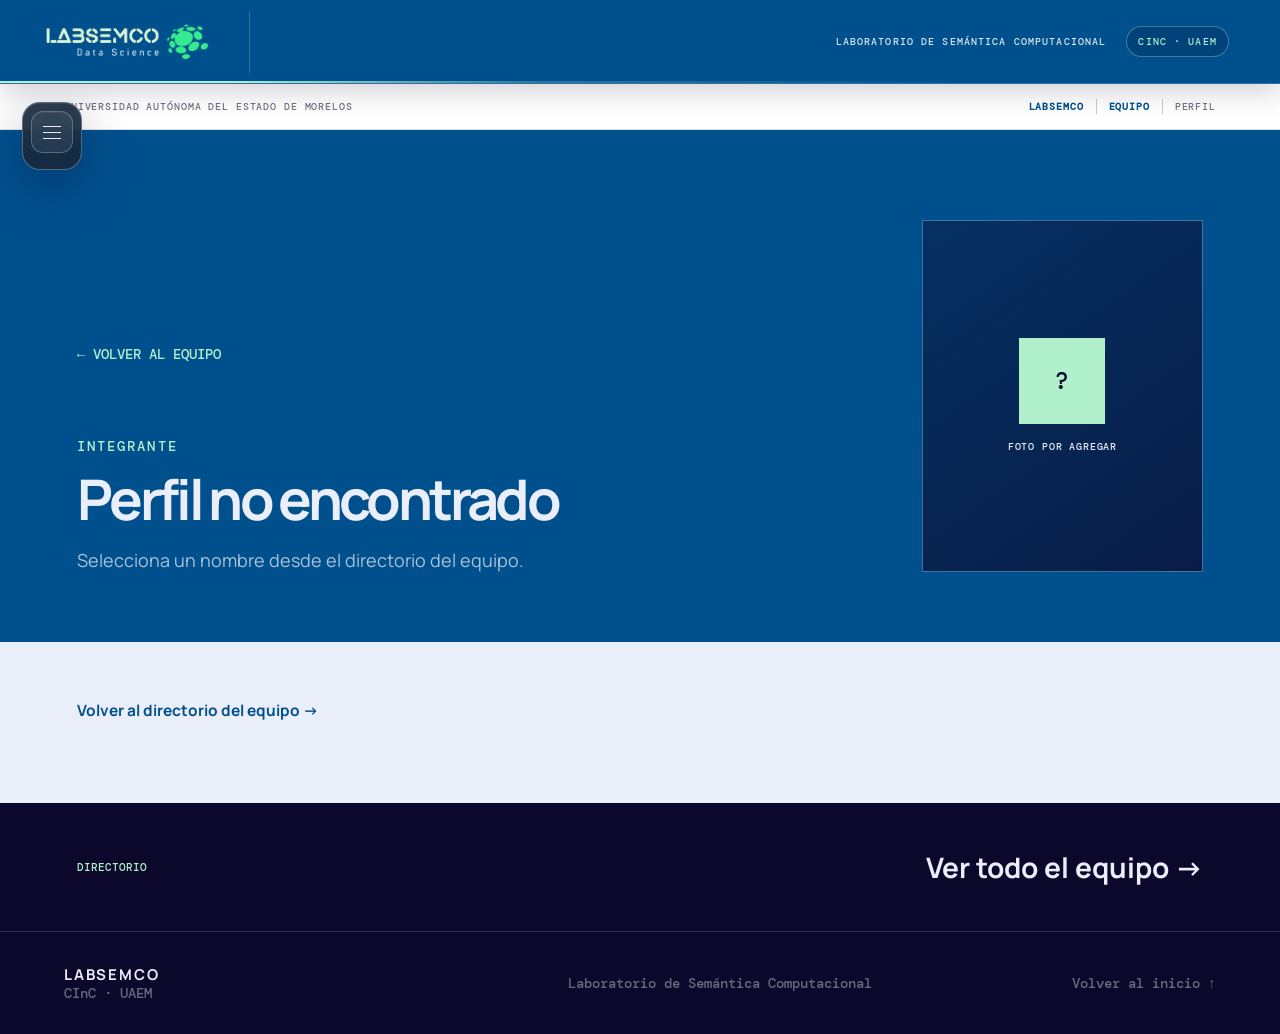
<file: persona.html>
<!doctype html>
<html lang="es">
<head>
<meta charset="UTF-8">
<meta name="viewport" content="width=device-width,initial-scale=1">
<meta name="description" content="Perfil de integrante del equipo de LABSEMCO.">
<meta name="theme-color" content="#0c082b">
<meta name="robots" content="index,follow">
<meta property="og:locale" content="es_MX">
<meta property="og:type" content="profile">
<meta property="og:site_name" content="LABSEMCO">
<meta property="og:title" content="Perfil del equipo · LABSEMCO">
<meta property="og:description" content="Investigación, trayectoria y publicaciones de integrantes de LABSEMCO.">
<title>Perfil del equipo · LABSEMCO</title>
<link rel="icon" href="assets/labsemco-logo.png" type="image/png">
<link rel="preconnect" href="https://fonts.googleapis.com">
<link rel="preconnect" href="https://fonts.gstatic.com" crossorigin>
<link href="https://fonts.googleapis.com/css2?family=DM+Mono:wght@400;500&amp;family=Manrope:wght@400;500;600;700;800&amp;display=swap" rel="stylesheet">
<link rel="stylesheet" href="styles.css">
</head>
<body data-page="equipo">
<a class="skip-link" href="#contenido">Saltar al contenido</a><aside class="sidebar" aria-label="Navegación principal"><button class="menu-toggle" type="button" aria-expanded="false" aria-controls="site-nav"><span></span><span></span><span></span><b class="sr-only">Abrir menú</b></button><nav class="site-nav" id="site-nav"><a href="index.html">Inicio</a><a href="nosotros.html">Nosotros</a><a href="investigacion.html">Investigación</a><a href="proyectos.html">Proyectos</a><a href="divulgacion.html">Divulgación</a><a class="active" aria-current="page" href="equipo.html">Equipo</a><a href="contacto.html">Contacto</a></nav><div class="sidebar-foot"><p>Centro de Investigación<br>en Ciencias</p><a href="https://cinc.uaem.mx/" target="_blank" rel="noreferrer">Sitio institucional ↗</a></div></aside>
<main class="detail-shell" id="contenido"><header class="brand-banner"><a href="index.html" aria-label="LABSEMCO, inicio"><img src="assets/labsemco-logo.png" alt="LABSEMCO Data Science" width="3198" height="1007" decoding="async"></a><p>Laboratorio de Semántica Computacional <span>CInC · UAEM</span></p></header><div class="institution-strip"><span>Universidad Autónoma del Estado de Morelos</span><div><a href="index.html">LABSEMCO</a><i></i><a href="equipo.html">Equipo</a><i></i><span>Perfil</span></div></div>
<article class="person-profile" id="person-profile" aria-live="polite">
<header class="person-profile-hero"><div><a class="profile-back" href="equipo.html">← Volver al equipo</a><p class="eyebrow" id="person-group">Integrante</p><h1 id="person-name">Cargando perfil…</h1><p id="person-level"></p></div><figure class="person-photo"><img id="person-photo" alt="" hidden><figcaption id="person-photo-placeholder"><b id="person-initials" aria-hidden="true">LS</b><span>Foto por agregar</span></figcaption></figure></header>
<div class="person-profile-body" id="person-details" hidden>
<section class="person-summary" data-profile-field="RESUMEN"><small>Resumen</small><p id="person-summary"></p></section>
<dl class="person-fields">
<div data-profile-field="TEMA_INVESTIGACION"><dt>Tema de investigación</dt><dd id="person-topic"></dd></div>
<div data-profile-field="TITULO_INVESTIGACION"><dt>Proyecto de investigación</dt><dd id="person-research-title"></dd></div>
<div data-profile-field="CORREO"><dt>Correo institucional</dt><dd><a id="person-email"></a></dd></div>
<div data-profile-field="PUBLICACIONES"><dt>Publicaciones</dt><dd id="person-publications"></dd></div>
</dl>
<a class="scholar-link" id="person-scholar" data-profile-field="GOOGLE_SCHOLAR" target="_blank" rel="noopener noreferrer">Consultar Google Scholar ↗</a>
</div>
<section class="profile-status" id="profile-status"><p>Consultando la información publicada del equipo.</p></section>
</article>
<a class="detail-next" href="equipo.html"><small>Directorio</small><strong>Ver todo el equipo →</strong></a><footer class="footer"><div><strong>LABSEMCO</strong><span>CInC · UAEM</span></div><p>Laboratorio de Semántica Computacional</p><a href="index.html">Volver al inicio ↑</a></footer></main><script src="sheets-config.js"></script><script src="script.js"></script>
</body>
</html>
</file>
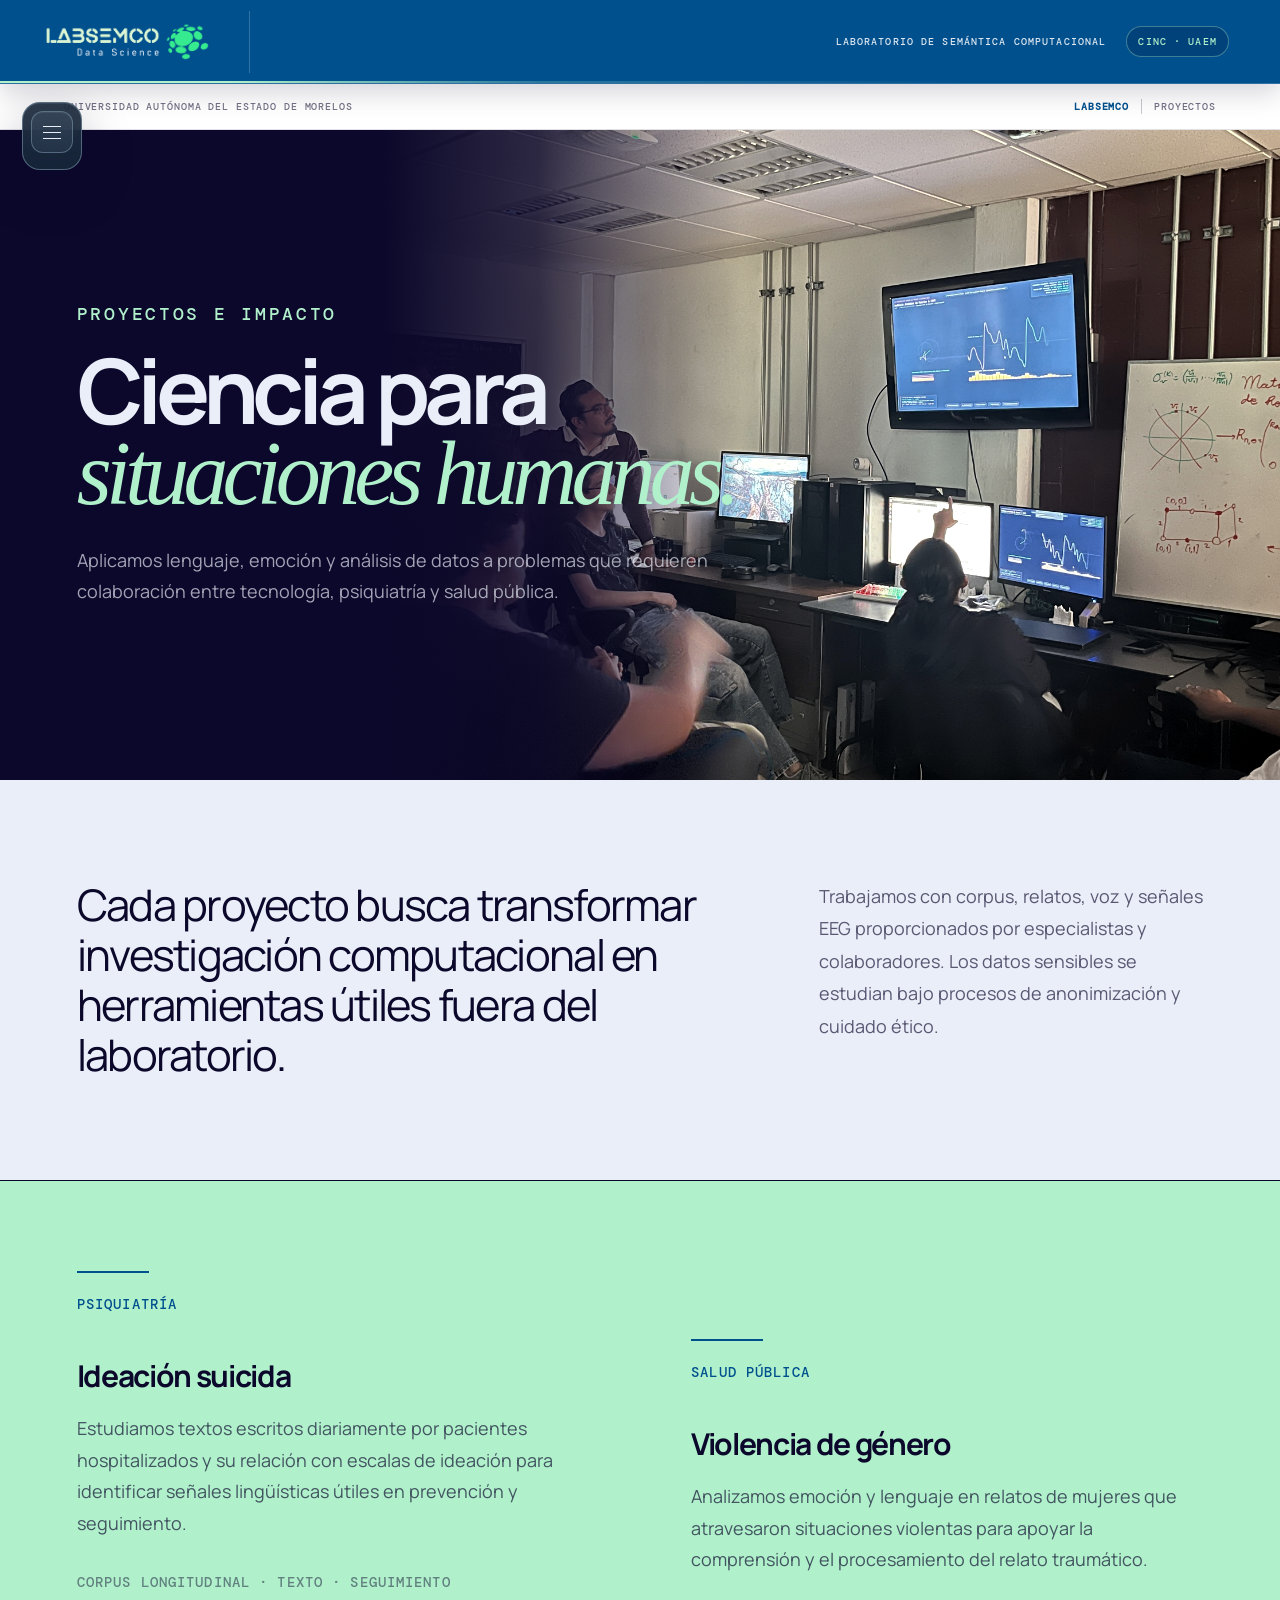
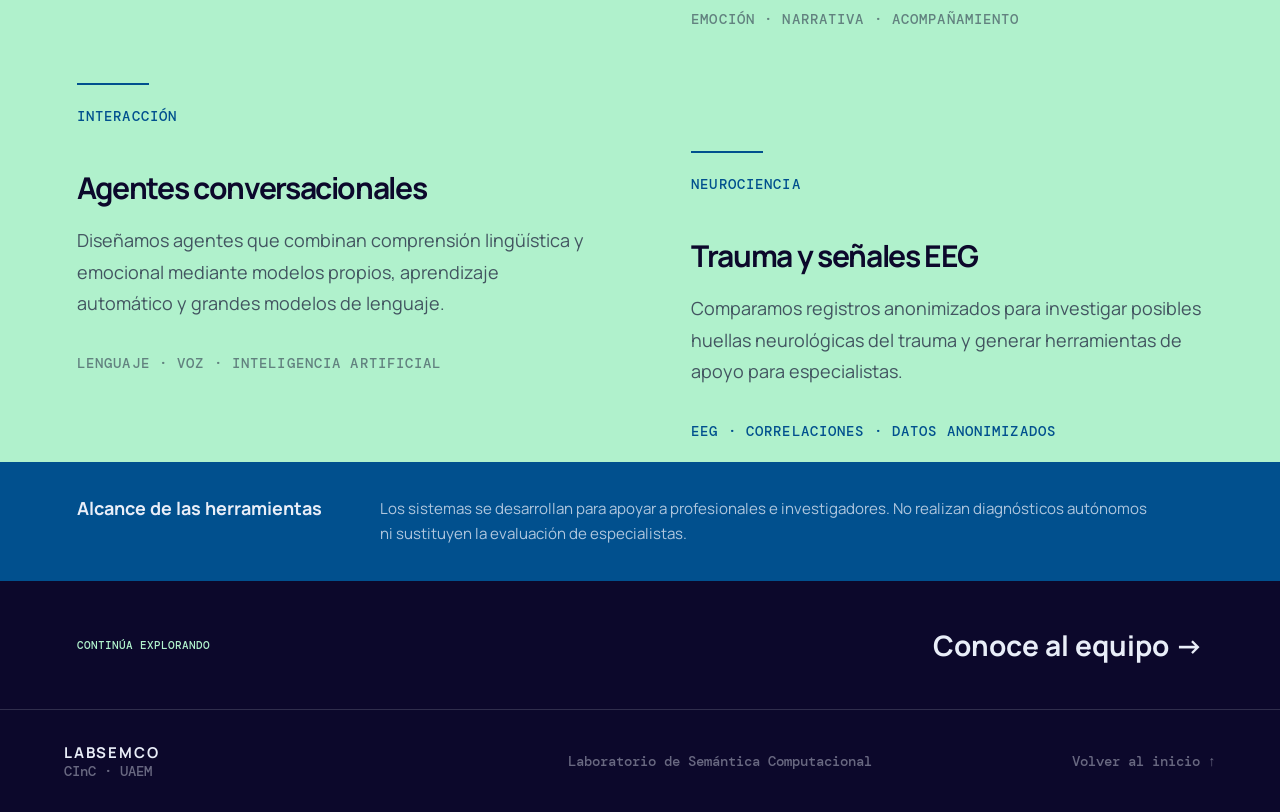
<file: proyectos.html>
<!doctype html>
<html lang="es">
<head>
<meta charset="UTF-8">
<meta name="viewport" content="width=device-width,initial-scale=1">
<meta name="description" content="Proyectos e impacto social de LABSEMCO.">
<meta name="theme-color" content="#0c082b">
<link rel="canonical" href="https://cinc.uaem.mx/semantica-computacional/proyectos.html">
<meta property="og:locale" content="es_MX">
<meta property="og:type" content="website">
<meta property="og:site_name" content="LABSEMCO">
<meta property="og:title" content="Proyectos · LABSEMCO">
<meta property="og:description" content="Proyectos de lenguaje, emoción, salud pública e inteligencia artificial de LABSEMCO.">
<meta property="og:url" content="https://cinc.uaem.mx/semantica-computacional/proyectos.html">
<meta property="og:image" content="https://cinc.uaem.mx/semantica-computacional/assets/Alondra.JPG">
<meta name="twitter:card" content="summary_large_image">
<title>Proyectos · LABSEMCO</title>
<link rel="icon" href="assets/labsemco-logo.png" type="image/png">
<link rel="preconnect" href="https://fonts.googleapis.com">
<link rel="preconnect" href="https://fonts.gstatic.com" crossorigin>
<link href="https://fonts.googleapis.com/css2?family=DM+Mono:wght@400;500&amp;family=Manrope:wght@400;500;600;700;800&amp;display=swap" rel="stylesheet">
<link rel="stylesheet" href="styles.css">
</head>
<body data-page="proyectos">
<a class="skip-link" href="#contenido">Saltar al contenido</a><aside class="sidebar" aria-label="Navegación principal"><button class="menu-toggle" type="button" aria-expanded="false" aria-controls="site-nav"><span></span><span></span><span></span><b class="sr-only">Abrir menú</b></button><nav class="site-nav" id="site-nav"><a href="index.html">Inicio</a><a href="nosotros.html">Nosotros</a><a href="investigacion.html">Investigación</a><a class="active" aria-current="page" href="proyectos.html">Proyectos</a><a href="divulgacion.html">Divulgación</a><a href="equipo.html">Equipo</a><a href="contacto.html">Contacto</a></nav><div class="sidebar-foot">
<p>Centro de Investigación<br>en Ciencias</p>
<a href="https://cinc.uaem.mx/" target="_blank" rel="noreferrer">Sitio institucional ↗</a>
</div></aside>
<main class="detail-shell" id="contenido"><header class="brand-banner"><a href="index.html" aria-label="LABSEMCO, inicio"><img src="assets/labsemco-logo.png" alt="LABSEMCO Data Science" width="3198" height="1007" decoding="async"></a><p>Laboratorio de Semántica Computacional <span>CInC · UAEM</span></p></header><div class="institution-strip">
<span>Universidad Autónoma del Estado de Morelos</span><div>
<a href="index.html">LABSEMCO</a><i></i><span>Proyectos</span>
</div>
</div>
<header class="detail-hero"><div>
<p class="eyebrow" id="proyectos_etiqueta">Proyectos e impacto</p>
<h1>
<span id="proyectos_titulo">Ciencia para</span><br><em id="proyectos_destacado">situaciones humanas.</em>
</h1>
<p id="proyectos_descripcion">Aplicamos lenguaje, emoción y análisis de datos a problemas que requieren colaboración entre tecnología, psiquiatría y salud pública.</p>
</div>
<img src="assets/Alondra.JPG" alt="Equipo de LABSEMCO analizando datos durante una sesión" width="4032" height="2268" decoding="async"></header>
<section class="detail-intro"><p class="detail-lead" id="proyectos_intro">Cada proyecto busca transformar investigación computacional en herramientas útiles fuera del laboratorio.</p>
<p id="proyectos_detalle">Trabajamos con corpus, relatos, voz y señales EEG proporcionados por especialistas y colaboradores. Los datos sensibles se estudian bajo procesos de anonimización y cuidado ético.</p></section>
<section class="projects section project-page"><div class="impact-grid" id="project-list">
<article class="impact-card" id="proyecto_ideacion"><span>Psiquiatría</span><h3 id="proyecto_ideacion_titulo">Ideación suicida</h3>
<p id="proyecto_ideacion_descripcion">Estudiamos textos escritos diariamente por pacientes hospitalizados y su relación con escalas de ideación para identificar señales lingüísticas útiles en prevención y seguimiento.</p>
<small>Corpus longitudinal · texto · seguimiento</small></article><article class="impact-card" id="proyecto_violencia"><span>Salud pública</span><h3 id="proyecto_violencia_titulo">Violencia de género</h3>
<p id="proyecto_violencia_descripcion">Analizamos emoción y lenguaje en relatos de mujeres que atravesaron situaciones violentas para apoyar la comprensión y el procesamiento del relato traumático.</p>
<small>Emoción · narrativa · acompañamiento</small></article><article class="impact-card" id="proyecto_agentes"><span>Interacción</span><h3 id="proyecto_agentes_titulo">Agentes conversacionales</h3>
<p id="proyecto_agentes_descripcion">Diseñamos agentes que combinan comprensión lingüística y emocional mediante modelos propios, aprendizaje automático y grandes modelos de lenguaje.</p>
<small>Lenguaje · voz · inteligencia artificial</small></article><article class="impact-card" id="proyecto_eeg"><span>Neurociencia</span><h3 id="proyecto_eeg_titulo">Trauma y señales EEG</h3>
<p id="proyecto_eeg_descripcion">Comparamos registros anonimizados para investigar posibles huellas neurológicas del trauma y generar herramientas de apoyo para especialistas.</p>
<small>EEG · correlaciones · datos anonimizados</small></article>
</div></section>
<aside class="detail-note"><strong>Alcance de las herramientas</strong><p>Los sistemas se desarrollan para apoyar a profesionales e investigadores. No realizan diagnósticos autónomos ni sustituyen la evaluación de especialistas.</p></aside><a class="detail-next" href="equipo.html"><small>Continúa explorando</small><strong>Conoce al equipo →</strong></a><footer class="footer"><div>
<strong>LABSEMCO</strong><span>CInC · UAEM</span>
</div>
<p>Laboratorio de Semántica Computacional</p>
<a href="index.html">Volver al inicio ↑</a></footer></main><script src="sheets-config.js"></script><script src="script.js"></script>
</body>
</html>
</file>
<file: styles.css>
:root{--paper:#e9eef8;--steel:#8faec0;--blue:#01508e;--mint:#b0f1cc;--ink:#0c082b;--white:#fff;--sidebar:260px}*{box-sizing:border-box}html{scroll-behavior:smooth}body{margin:0;color:var(--ink);background:var(--paper);font-family:"Manrope",sans-serif}a{color:inherit;text-decoration:none}button{color:inherit;font:inherit}.sr-only{position:absolute;width:1px;height:1px;overflow:hidden;clip:rect(0,0,0,0)}.skip-link{position:fixed;z-index:200;left:12px;top:12px;padding:12px 16px;color:var(--ink);background:var(--mint);transform:translateY(-150%)}.skip-link:focus{transform:none}
.sidebar{position:fixed;z-index:50;inset:0 auto 0 0;width:var(--sidebar);padding:34px 30px 28px;display:flex;flex-direction:column;color:var(--paper);background:var(--ink);border-right:1px solid rgba(233,238,248,.16)}.brand{display:flex;align-items:center;gap:13px}.brand-space{width:45px;height:45px;display:grid;place-items:center;border:1px solid rgba(233,238,248,.45);font:500 .82rem "DM Mono",monospace}.brand-copy{display:grid;line-height:1}.brand-copy strong{font-size:.93rem;letter-spacing:.12em}.brand-copy small{margin-top:7px;color:rgba(233,238,248,.5);font:500 .58rem "DM Mono",monospace;letter-spacing:.14em}.site-nav{margin:auto 0;display:grid}.site-nav a{padding:15px 0;display:grid;grid-template-columns:34px 1fr;align-items:center;border-bottom:1px solid rgba(233,238,248,.12);color:rgba(233,238,248,.52);font-size:.78rem;font-weight:700;transition:.2s}.site-nav a:first-child{border-top:1px solid rgba(233,238,248,.12)}.site-nav a span{color:rgba(233,238,248,.28);font:500 .56rem "DM Mono",monospace}.site-nav a:hover,.site-nav a.active{padding-left:7px;color:var(--mint)}.site-nav a.active span{color:var(--mint)}.sidebar-foot{color:rgba(233,238,248,.4);font-size:.65rem;line-height:1.6}.sidebar-foot a{color:var(--mint);font-weight:700}.menu-toggle{display:none}.page-shell{margin-left:var(--sidebar);min-width:0}
.hero{min-height:100vh;padding:30px 5vw 45px;position:relative;overflow:hidden;display:flex;flex-direction:column;color:var(--paper);background:var(--ink)}.hero-topline{position:relative;z-index:2;display:flex;justify-content:space-between;padding-bottom:20px;border-bottom:1px solid rgba(233,238,248,.2);color:rgba(233,238,248,.45);font:500 .58rem "DM Mono",monospace;letter-spacing:.13em;text-transform:uppercase}.hero-copy{position:relative;z-index:2;margin:auto 0;width:min(940px,86%)}.eyebrow,.section-index{font:500 .64rem "DM Mono",monospace;letter-spacing:.15em;text-transform:uppercase}.eyebrow{color:var(--mint)}.hero h1{margin:25px 0 35px;font-size:clamp(4rem,8.5vw,9.2rem);line-height:.82;letter-spacing:-.075em;font-weight:600}em{font-family:Georgia,serif;font-weight:400}.hero h1 em{color:var(--mint)}.hero-lead{max-width:650px;color:rgba(233,238,248,.67);font-size:clamp(1rem,1.45vw,1.25rem);line-height:1.7}.scroll-cue{position:relative;z-index:2;width:max-content;display:flex;align-items:center;gap:28px;color:var(--mint);font-size:.69rem;font-weight:800}.scroll-cue b{width:42px;height:42px;display:grid;place-items:center;border:1px solid rgba(176,241,204,.55);border-radius:50%}.hero-field{position:absolute;z-index:1;width:540px;height:540px;right:-80px;bottom:-60px;border:1px solid rgba(176,241,204,.2);border-radius:50%}.hero-field svg{position:absolute;inset:0;width:100%;height:100%;fill:none;stroke:rgba(176,241,204,.3)}.hero-field .node{position:absolute;width:13px;height:13px;border-radius:50%;background:var(--mint);box-shadow:0 0 0 8px rgba(176,241,204,.1)}.n1{left:14%;top:19%}.n2{left:54%;top:42%}.n3{right:13%;top:14%}.field-word{position:absolute;padding:7px 10px;border:1px solid rgba(233,238,248,.25);color:rgba(233,238,248,.55);background:var(--ink);font:500 .55rem "DM Mono",monospace;text-transform:uppercase}.fw-1{left:8%;top:28%}.fw-2{left:48%;top:51%}.fw-3{right:7%;top:24%}
.section{padding:110px 6vw}.section-header{display:grid;grid-template-columns:.55fr 1.3fr .7fr;gap:6%;align-items:end;margin-bottom:75px}.section-index{color:rgba(12,8,43,.48)}.section-header h2,.contact h2{margin:0;font-size:clamp(3rem,5.4vw,6.3rem);line-height:.94;letter-spacing:-.062em;font-weight:600}.section-header h2 em,.contact h2 em{color:var(--blue)}.header-note{margin:0;color:rgba(233,238,248,.55);font-size:.85rem;line-height:1.7}.dark-note{color:rgba(12,8,43,.55)}
.intro{background:var(--paper)}.intro-grid{display:grid;grid-template-columns:1.25fr .75fr;gap:10%;padding-top:50px;border-top:1px solid var(--ink)}.intro-statement{margin:0;font-size:clamp(2rem,3.9vw,4.5rem);line-height:1.12;letter-spacing:-.045em}.body-copy{color:rgba(12,8,43,.64);font-size:.92rem;line-height:1.8}.discipline-strip{margin-top:90px;display:grid;grid-template-columns:repeat(5,1fr);border-top:1px solid var(--ink);border-left:1px solid var(--ink)}.discipline-strip span{min-height:95px;padding:18px;display:flex;align-items:end;border-right:1px solid var(--ink);border-bottom:1px solid var(--ink);font:500 .67rem "DM Mono",monospace}
.research{color:var(--paper);background:var(--blue)}.section-header.light .section-index{color:var(--mint)}.section-header.light h2 em{color:var(--mint)}.research-list{border-top:1px solid rgba(233,238,248,.35)}.research-item{min-height:210px;padding:30px 0;display:grid;grid-template-columns:60px 1.1fr 1fr 100px;gap:4%;align-items:center;border-bottom:1px solid rgba(233,238,248,.35)}.item-number{color:var(--mint);font:500 .62rem "DM Mono",monospace}.item-title small{color:rgba(233,238,248,.55);font:500 .58rem "DM Mono",monospace;letter-spacing:.1em;text-transform:uppercase}.item-title h3{margin:13px 0 0;font-size:clamp(1.55rem,2.6vw,2.9rem);line-height:1;letter-spacing:-.04em}.research-item>p{color:rgba(233,238,248,.68);font-size:.84rem;line-height:1.75}.item-mark{justify-self:end;color:var(--mint);font:500 1.2rem "DM Mono",monospace}
.projects{background:var(--mint)}.project-feature{display:grid;grid-template-columns:.42fr 1fr .75fr;border:1px solid var(--ink)}.project-meta,.project-main,.project-diagram{min-height:430px;padding:30px}.project-meta{display:flex;flex-direction:column;gap:16px;border-right:1px solid var(--ink);font:500 .58rem "DM Mono",monospace;text-transform:uppercase}.status{display:flex;align-items:center;gap:9px;color:var(--blue)}.status i{width:7px;height:7px;border-radius:50%;background:var(--blue)}.project-main{border-right:1px solid var(--ink);display:flex;flex-direction:column;justify-content:center}.project-kicker{color:var(--blue);font:500 .6rem "DM Mono",monospace;text-transform:uppercase}.project-main h3{margin:25px 0;font-size:clamp(2.25rem,4.2vw,4.8rem);line-height:.98;letter-spacing:-.055em}.project-main>p:last-child{max-width:620px;color:rgba(12,8,43,.65);font-size:.88rem;line-height:1.75}.project-diagram{position:relative;overflow:hidden;background:var(--paper)}.project-diagram svg{position:absolute;inset:0;width:100%;height:100%;fill:none;stroke:rgba(12,8,43,.3)}.sentence{position:absolute;z-index:2;padding:8px 10px;color:var(--paper);background:var(--ink);font:500 .55rem "DM Mono",monospace}.s1{left:8%;top:13%}.s2{left:45%;top:44%}.s3{right:7%;top:14%}.current-note{padding:28px 0;display:grid;grid-template-columns:.42fr 1.75fr;gap:4%;border-bottom:1px solid var(--ink)}.current-note strong{font-size:.78rem}.current-note p{max-width:720px;margin:0;color:rgba(12,8,43,.65);font-size:.85rem;line-height:1.7}
.team{background:var(--paper)}.team-groups{display:grid;grid-template-columns:1fr 1fr;gap:30px}.team-group{border-top:1px solid var(--ink)}.team-group>h3{margin:0;padding:22px 0 35px;display:flex;justify-content:space-between;font-size:.78rem;text-transform:uppercase}.team-group>h3 span{color:var(--blue);font:500 .62rem "DM Mono",monospace}.team-group article{min-height:128px;padding:20px 0;display:grid;grid-template-columns:62px 1fr;gap:18px;align-items:center;border-bottom:1px solid rgba(12,8,43,.2)}.initials,.degree{width:52px;height:52px;display:grid;place-items:center;color:var(--paper);background:var(--blue);font:500 .62rem "DM Mono",monospace}.degree{color:var(--ink);background:transparent;border:1px solid rgba(12,8,43,.4)}.degree.master{color:var(--paper);background:var(--blue);border-color:var(--blue)}.team-group h4{margin:0 0 8px;font-size:1rem}.team-group article p{margin:0;color:rgba(12,8,43,.55);font-size:.7rem;line-height:1.5}
.contact{display:grid;grid-template-columns:1.25fr .75fr;gap:10%;color:var(--paper);background:var(--ink)}.contact .section-index{margin-bottom:45px;color:var(--mint)}.contact h2 em{color:var(--mint)}.contact-details{padding-top:20px;display:grid;align-content:end;gap:45px}.contact-details small{color:var(--mint);font:500 .59rem "DM Mono",monospace;letter-spacing:.12em;text-transform:uppercase}.contact-details p,.contact-details a{color:rgba(233,238,248,.62);font-size:.78rem;line-height:1.8}.contact-details a{display:block;margin-top:10px}.contact-details a:hover{color:var(--mint)}.footer{min-height:100px;padding:28px 5vw;display:grid;grid-template-columns:1fr 1fr auto;align-items:center;gap:30px;border-top:1px solid rgba(233,238,248,.16);color:var(--paper);background:var(--ink)}.footer>div{display:grid}.footer strong{font-size:.83rem;letter-spacing:.12em}.footer span,.footer p,.footer a{color:rgba(233,238,248,.42);font:500 .58rem "DM Mono",monospace}
@media(max-width:1050px){:root{--sidebar:220px}.sidebar{padding-inline:22px}.section{padding-inline:5vw}.section-header{grid-template-columns:1fr;gap:25px}.section-header .header-note{max-width:560px}.project-feature{grid-template-columns:.35fr 1fr}.project-diagram{grid-column:1/-1;min-height:300px;border-top:1px solid var(--ink)}}
@media(max-width:760px){:root{--sidebar:0px}html{scroll-padding-top:72px}.sidebar{inset:0 0 auto;width:100%;height:72px;padding:0 20px;flex-direction:row;align-items:center;justify-content:space-between}.brand-space{width:38px;height:38px}.menu-toggle{width:44px;height:44px;padding:10px;display:grid;align-content:center;gap:5px;border:0;background:transparent}.menu-toggle span{height:1px;display:block;background:var(--paper)}.site-nav{position:fixed;inset:72px 0 auto;margin:0;padding:15px 20px 25px;display:none;background:var(--ink);border-top:1px solid rgba(233,238,248,.14)}.site-nav.open{display:grid}.sidebar-foot{display:none}.page-shell{margin-left:0;padding-top:72px}.hero{min-height:calc(100svh - 72px);padding:25px 20px 35px}.hero h1{font-size:clamp(3.6rem,18vw,6.2rem)}.hero-copy{width:100%}.hero-field{width:350px;height:350px;right:-170px;opacity:.55}.section{padding:80px 20px}.section-header{margin-bottom:50px}.section-header h2,.contact h2{font-size:clamp(2.7rem,13vw,4.4rem)}.intro-grid{grid-template-columns:1fr;gap:35px}.discipline-strip{grid-template-columns:1fr 1fr;margin-top:60px}.research-item{grid-template-columns:38px 1fr;gap:15px}.research-item>p{grid-column:2;margin:0}.item-mark{display:none}.project-feature{grid-template-columns:1fr}.project-meta,.project-main{min-height:auto;border-right:0;border-bottom:1px solid var(--ink)}.project-meta{flex-direction:row;flex-wrap:wrap}.project-main{padding-block:50px}.current-note{grid-template-columns:1fr;gap:15px}.team-groups,.contact{grid-template-columns:1fr}.contact{gap:60px}.footer{grid-template-columns:1fr}}
@media(prefers-reduced-motion:reduce){html{scroll-behavior:auto}*,*::before,*::after{transition-duration:.01ms!important}}

[hidden]{display:none!important}
#contacto_direccion{white-space:pre-line}

/* Identidad institucional y banner fijo */
.page-shell,.detail-shell{padding-top:84px}
.sidebar{top:84px}
.sidebar>.brand{display:none}
.brand-banner{position:fixed;z-index:60;top:0;left:0;right:0;height:84px;padding:0 clamp(24px,4vw,64px) 0 clamp(22px,3vw,46px);display:flex;align-items:center;justify-content:space-between;gap:32px;color:var(--white);background:#01508e;border-bottom:1px solid rgba(255,255,255,.18);box-shadow:0 8px 26px rgba(12,8,43,.18)}
.brand-banner:after{content:"";position:absolute;left:0;right:0;bottom:0;height:2px;background:linear-gradient(90deg,var(--mint) 0 18%,rgba(176,241,204,.25) 42%,transparent 76%)}
.brand-banner>a{height:62px;padding-right:30px;display:flex;align-items:center;flex-shrink:0;border-right:1px solid rgba(255,255,255,.2)}
.brand-banner img{width:auto;height:57px;display:block;object-fit:contain}
.brand-banner p{margin:0;display:flex;align-items:center;justify-content:flex-end;gap:20px;color:rgba(255,255,255,.86);font:500 .57rem "DM Mono",monospace;letter-spacing:.11em;text-align:right;text-transform:uppercase}
.brand-banner p span{padding:8px 11px;color:var(--mint);background:rgba(12,8,43,.18);border:1px solid rgba(176,241,204,.35);border-radius:999px;white-space:nowrap}
.institution-strip{min-height:46px;padding:0 5vw;display:flex;align-items:center;justify-content:space-between;gap:20px;color:rgba(12,8,43,.58);background:var(--white);border-bottom:1px solid rgba(12,8,43,.12);font:500 .54rem "DM Mono",monospace;letter-spacing:.09em;text-transform:uppercase}
.institution-strip>div{display:flex;align-items:center;gap:12px}.institution-strip a{color:var(--blue);font-weight:700}.institution-strip i{width:1px;height:15px;background:rgba(12,8,43,.22)}
.institution-strip+.hero{min-height:calc(100vh - 138px)}
.hero-copy{width:min(800px,68%);min-width:0}
.hero-lead{max-width:610px;color:rgba(233,238,248,.76)}
.hero-photo{position:absolute;z-index:0;inset:0;margin:0;overflow:hidden}
.hero-photo:after{content:"";position:absolute;inset:0;background:linear-gradient(90deg,var(--ink) 0 30%,rgba(12,8,43,.82) 42%,rgba(12,8,43,0) 58%)}
.hero-photo img{width:100%;height:100%;display:block;object-fit:cover;object-position:center center;filter:saturate(.72) contrast(1.06)}
.hero-photo figcaption{position:absolute;z-index:2;right:24px;bottom:22px;padding:10px 12px;color:var(--paper);background:rgba(12,8,43,.82);font:500 .57rem "DM Mono",monospace;text-transform:uppercase}
.hero-photo figcaption span{margin-right:14px;color:var(--mint)}
.institutional-feature{margin:80px 0 0;display:grid;grid-template-columns:1.15fr .85fr;min-height:390px;background:var(--white);border:1px solid var(--ink)}
.institutional-feature img{width:100%;height:100%;max-height:520px;display:block;object-fit:cover;object-position:center center;filter:saturate(.7)}
.institutional-feature figcaption{padding:40px;display:flex;flex-direction:column;justify-content:flex-end;border-left:1px solid var(--ink)}
.institutional-feature figcaption span{color:var(--blue);font:500 .61rem "DM Mono",monospace;text-transform:uppercase}
.institutional-feature figcaption p{margin:24px 0 0;font-size:clamp(1.4rem,2.4vw,2.6rem);line-height:1.15;letter-spacing:-.035em}
.institutional-feature+.discipline-strip{margin-top:28px}
.photo-carousel{padding:110px 6vw;color:var(--paper);background:var(--ink)}
.carousel-heading{display:grid;grid-template-columns:.55fr 1.3fr .7fr;gap:6%;align-items:end;margin-bottom:58px}
.carousel-heading .section-index{color:var(--mint)}
.carousel-heading h2{margin:0;font-size:clamp(3rem,5.4vw,6.3rem);line-height:.94;letter-spacing:-.062em;font-weight:600}
.carousel-heading h2 em{color:var(--mint)}
.carousel-heading>p:last-child{margin:0;color:rgba(233,238,248,.58);font-size:.85rem;line-height:1.7}
.carousel{position:relative}
.carousel-viewport{overflow:hidden;border:1px solid rgba(233,238,248,.24)}
.carousel-track{display:flex;transition:transform .65s cubic-bezier(.22,.75,.2,1)}
.carousel-slide{min-width:100%;height:min(66vw,650px)}
.carousel-slide>a{position:relative;width:100%;height:100%;display:block;overflow:hidden}
.carousel-slide img{width:100%;height:100%;display:block;object-fit:cover;object-position:center center;filter:saturate(.72) contrast(1.08);transition:transform .8s ease}
.carousel-slide a:hover img,.carousel-slide a:focus-visible img{transform:scale(1.025)}
.slide-shade{position:absolute;inset:0;background:linear-gradient(90deg,var(--ink) 0 30%,rgba(12,8,43,.82) 42%,rgba(12,8,43,0) 58%)}
.slide-copy{position:absolute;z-index:2;left:6%;bottom:10%;width:min(600px,60%)}
.slide-copy small{color:var(--mint);font:500 .62rem "DM Mono",monospace;letter-spacing:.12em;text-transform:uppercase}
.slide-copy h3{margin:20px 0;font-size:clamp(2.5rem,5vw,5.8rem);line-height:.92;letter-spacing:-.055em}
.slide-copy p{max-width:520px;color:rgba(233,238,248,.72);font-size:.88rem;line-height:1.7}
.slide-copy b{margin-top:28px;display:inline-block;color:var(--mint);font-size:.72rem}
.carousel-controls{min-height:78px;display:grid;grid-template-columns:auto 1fr auto auto;align-items:center;gap:22px;border-bottom:1px solid rgba(233,238,248,.24)}
.carousel-arrow{width:48px;height:48px;border:1px solid rgba(233,238,248,.3);border-radius:50%;color:var(--paper);background:transparent;cursor:pointer;transition:.2s}
.carousel-arrow:hover,.carousel-arrow:focus-visible{color:var(--ink);background:var(--mint);border-color:var(--mint)}
.carousel-dots{display:flex;gap:9px}
.carousel-dots button{width:32px;height:2px;padding:0;border:0;background:rgba(233,238,248,.25);cursor:pointer}
.carousel-dots button.is-active{background:var(--mint)}
.carousel-controls p{margin:0;color:rgba(233,238,248,.45);font:500 .6rem "DM Mono",monospace}
.carousel-current{color:var(--mint)}
.research-thumb{justify-self:end;width:106px;height:106px;margin:0;overflow:hidden;background:var(--paper)}
.research-thumb img{width:100%;height:100%;display:block;object-fit:cover;object-position:center center;filter:saturate(.75) contrast(1.05)}
.research-item:hover .research-thumb img{transform:scale(1.04);transition:transform .3s ease}

.research-purpose{margin:-25px 0 62px;padding:25px 0;display:grid;grid-template-columns:60px 1fr;gap:4%;border-top:1px solid rgba(233,238,248,.35);border-bottom:1px solid rgba(233,238,248,.35)}
.research-purpose span{color:var(--mint);font:500 .6rem "DM Mono",monospace;letter-spacing:.1em;text-transform:uppercase}
.research-purpose p{max-width:850px;margin:0;font-size:clamp(1.15rem,2vw,2rem);line-height:1.35;letter-spacing:-.025em}
.impact-grid{display:grid;grid-template-columns:repeat(2,1fr);border-top:1px solid var(--ink);border-left:1px solid var(--ink)}
.impact-card{min-height:350px;padding:36px;display:flex;flex-direction:column;border-right:1px solid var(--ink);border-bottom:1px solid var(--ink)}
.impact-card>span,.impact-card small{font:500 .59rem "DM Mono",monospace;letter-spacing:.08em;text-transform:uppercase}
.impact-card>span{color:var(--blue)}
.impact-card h3{margin:55px 0 22px;font-size:clamp(1.8rem,3.1vw,3.5rem);line-height:1;letter-spacing:-.045em}
.impact-card p{max-width:620px;margin:0;color:rgba(12,8,43,.67);font-size:.86rem;line-height:1.75}
.impact-card small{margin-top:auto;padding-top:35px;color:rgba(12,8,43,.48)}
.project-link{width:max-content;max-width:100%;margin-top:20px;color:var(--blue);font:600 .66rem "DM Mono",monospace;letter-spacing:.06em;text-transform:uppercase;text-decoration:none;border-bottom:1px solid currentColor}
.project-link:hover,.project-link:focus-visible{color:var(--ink)}
.impact-card:nth-child(1){background:var(--paper)}
.impact-card:nth-child(2){background:rgba(233,238,248,.55)}
.impact-card:nth-child(3){background:rgba(255,255,255,.3)}
.impact-card:nth-child(4){color:var(--paper);background:var(--ink)}
.impact-card:nth-child(4)>span,.impact-card:nth-child(4) small{color:var(--mint)}
.impact-card:nth-child(4) p{color:rgba(233,238,248,.68)}
.impact-card:nth-child(4) .project-link{color:var(--mint)}
.impact-card:nth-child(4) .project-link:hover,.impact-card:nth-child(4) .project-link:focus-visible{color:var(--paper)}
.ethics-note{padding:30px 0;display:grid;grid-template-columns:.42fr 1.75fr;gap:4%;border-bottom:1px solid var(--ink)}
.ethics-note strong{font-size:.78rem}
.ethics-note p{max-width:780px;margin:0;color:rgba(12,8,43,.65);font-size:.85rem;line-height:1.7}

/* Páginas de destino del carrusel */
.detail-shell{margin-left:var(--sidebar);min-width:0;background:var(--paper)}
.detail-hero{min-height:650px;padding:80px 6vw;position:relative;isolation:isolate;overflow:hidden;display:grid;grid-template-columns:1fr;align-items:center;color:var(--paper);background:var(--ink)}
.detail-hero:after{content:"";position:absolute;z-index:0;inset:0;background:linear-gradient(90deg,var(--ink) 0 30%,rgba(12,8,43,.82) 42%,rgba(12,8,43,0) 58%);pointer-events:none}
.detail-hero>div{position:relative;z-index:2;max-width:62%}.detail-hero h1{margin:24px 0 32px;font-size:clamp(3.4rem,6.4vw,7.5rem);line-height:.88;letter-spacing:-.065em}.detail-hero h1 em{color:var(--mint)}
.detail-hero p:last-child{max-width:650px;color:rgba(233,238,248,.68);font-size:1rem;line-height:1.75}.detail-hero img{position:absolute;z-index:-1;inset:0 0 0 auto;width:70%;height:100%;display:block;object-fit:cover;object-position:center center;filter:saturate(.7) contrast(1.08)}
.detail-hero-research{background:var(--blue)}.detail-hero-research:after{background:linear-gradient(90deg,var(--blue) 0 30%,rgba(1,80,142,.82) 42%,rgba(1,80,142,0) 58%)}.detail-hero-research img{background:var(--paper);object-fit:cover}.detail-hero-team img{height:100%}
.detail-intro{padding:100px 6vw;display:grid;grid-template-columns:1.25fr .75fr;gap:9%;border-bottom:1px solid var(--ink)}
.detail-intro p{margin:0;color:rgba(12,8,43,.65);font-size:.9rem;line-height:1.8}.detail-intro .detail-lead{color:var(--ink);font-size:clamp(1.8rem,3.4vw,4rem);line-height:1.15;letter-spacing:-.04em}
.detail-topics{display:grid;grid-template-columns:repeat(2,1fr);border-left:1px solid var(--ink)}
.detail-topics article{min-height:420px;padding:42px 6vw;border-right:1px solid var(--ink);border-bottom:1px solid var(--ink);scroll-margin-top:30px}.detail-topics article:nth-child(2),.detail-topics article:nth-child(3){background:var(--mint)}
.detail-topics span,.detail-people small{color:var(--blue);font:500 .6rem "DM Mono",monospace;letter-spacing:.1em;text-transform:uppercase}.detail-topics h2{margin:60px 0 24px;font-size:clamp(2rem,3.4vw,4rem);line-height:1;letter-spacing:-.05em}.detail-topics p{color:rgba(12,8,43,.66);font-size:.86rem;line-height:1.75}.detail-topics ul{margin-top:30px;padding:0;list-style:none;font:500 .62rem "DM Mono",monospace;text-transform:uppercase}.detail-topics li{padding:10px 0;border-top:1px solid rgba(12,8,43,.2)}
.detail-note{padding:34px 6vw;display:grid;grid-template-columns:.45fr 1.5fr;gap:5%;color:var(--paper);background:var(--blue)}.detail-note p{max-width:780px;margin:0;color:rgba(233,238,248,.75);font-size:.84rem;line-height:1.7}
.detail-quote{padding:100px 6vw;color:var(--paper);background:var(--blue)}.detail-quote small{color:var(--mint);font:500 .62rem "DM Mono",monospace;text-transform:uppercase}.detail-quote blockquote{max-width:1100px;margin:48px 0 0;font-size:clamp(2.3rem,5vw,5.5rem);line-height:1.08;letter-spacing:-.05em}
.detail-disciplines{padding:0 6vw 100px;display:grid;grid-template-columns:repeat(3,1fr);background:var(--blue)}.detail-disciplines span{min-height:120px;padding:22px;display:flex;align-items:end;color:var(--paper);border:1px solid rgba(233,238,248,.36);font:500 .65rem "DM Mono",monospace;text-transform:uppercase}
.team-directory{padding:90px 6vw 110px}.team-list-section+ .team-list-section{margin-top:75px}.team-list-section>header{padding-bottom:24px;display:flex;justify-content:space-between;align-items:end;border-bottom:1px solid var(--ink)}.team-list-section h2{margin:0;font-size:clamp(2rem,4vw,4.5rem);letter-spacing:-.05em}.team-list-section header span{color:var(--blue);font:500 .62rem "DM Mono",monospace;text-transform:uppercase}.team-list{border-bottom:1px solid var(--ink)}.team-row{min-height:112px;padding:22px 18px;display:grid;grid-template-columns:64px minmax(230px,1.35fr) minmax(220px,1fr) 32px;gap:24px;align-items:center;border-top:1px solid rgba(12,8,43,.16);transition:color .2s,background .2s,transform .2s}.team-row:first-child{border-top:0}.team-row:hover,.team-row:focus-visible{color:var(--paper);background:var(--blue);transform:translateX(5px)}.team-row:focus-visible{outline:3px solid var(--mint);outline-offset:2px}.team-row>b{width:52px;height:52px;display:grid;place-items:center;color:var(--paper);background:var(--blue);font:500 .65rem "DM Mono",monospace}.team-row:hover>b,.team-row:focus-visible>b{color:var(--ink);background:var(--mint)}.team-row>span{display:grid;gap:8px}.team-row strong{font-size:1rem;line-height:1.35}.team-row small{color:var(--blue);font:500 .6rem "DM Mono",monospace;letter-spacing:.08em;text-transform:uppercase}.team-row:hover small,.team-row:focus-visible small{color:var(--mint)}.team-row p{margin:0;color:rgba(12,8,43,.6);font-size:.76rem;line-height:1.6}.team-row:hover p,.team-row:focus-visible p{color:rgba(233,238,248,.76)}.team-row i{font-size:1.3rem;font-style:normal;text-align:right}
.person-profile{background:var(--paper)}.person-profile-hero{min-height:430px;padding:90px 6vw 70px;display:grid;grid-template-columns:1fr auto;gap:8%;align-items:end;color:var(--paper);background:var(--blue)}.person-profile-hero>div{max-width:980px}.profile-back{display:inline-block;margin-bottom:60px;color:var(--mint);font:500 .62rem "DM Mono",monospace;text-transform:uppercase}.person-profile-hero .eyebrow{color:var(--mint)}.person-profile-hero h1{margin:18px 0 22px;font-size:clamp(3rem,7vw,7.8rem);line-height:.94;letter-spacing:-.065em}.person-profile-hero p:last-child{margin:0;color:rgba(233,238,248,.72);font-size:1rem}.person-profile-hero>b{width:140px;height:140px;display:grid;place-items:center;color:var(--ink);background:var(--mint);font:500 1.5rem "DM Mono",monospace}.person-profile-body{padding:90px 6vw 110px}.person-summary{display:grid;grid-template-columns:.35fr 1fr;gap:7%;padding-bottom:70px}.person-summary small,.person-fields dt{color:var(--blue);font:500 .62rem "DM Mono",monospace;letter-spacing:.09em;text-transform:uppercase}.person-summary p{max-width:900px;margin:0;font-size:clamp(1.5rem,2.7vw,3rem);line-height:1.3;letter-spacing:-.03em}.person-fields{margin:0;display:grid;grid-template-columns:repeat(2,1fr);border-top:1px solid var(--ink);border-left:1px solid var(--ink)}.person-fields>div{min-height:190px;padding:30px;border-right:1px solid var(--ink);border-bottom:1px solid var(--ink)}.person-fields dd{margin:45px 0 0;font-size:1rem;line-height:1.7}.person-fields a{color:var(--blue);text-decoration:underline;text-underline-offset:5px}.scholar-link{margin-top:36px;padding:22px 28px;display:inline-block;color:var(--paper);background:var(--blue);font-weight:700}.scholar-link:hover{color:var(--ink);background:var(--mint)}.profile-status{padding:55px 6vw 80px;color:rgba(12,8,43,.62);background:var(--paper)}.profile-status p{max-width:760px;margin:0;font-size:.86rem;line-height:1.7}.profile-status a{color:var(--blue);font-weight:700}
.detail-next{padding:45px 6vw;display:flex;justify-content:space-between;align-items:center;color:var(--paper);background:var(--ink)}.detail-next small{color:var(--mint);font:500 .6rem "DM Mono",monospace;text-transform:uppercase}.detail-next strong{font-size:clamp(1.25rem,2.2vw,2.4rem)}

/* Portada-resumen y navegación sin numeración */
.site-nav a{display:flex;grid-template-columns:none}
.carousel-controls{grid-template-columns:auto 1fr auto}
.home-summary{padding:110px 6vw;background:var(--paper)}
.home-summary>header{display:grid;grid-template-columns:.55fr 1.3fr .7fr;gap:6%;align-items:end;margin-bottom:70px}
.home-summary>header .eyebrow{color:var(--blue)}
.home-summary>header h2{margin:0;font-size:clamp(3rem,5.4vw,6.3rem);line-height:.94;letter-spacing:-.062em;font-weight:600}
.home-summary>header h2 em{color:var(--blue)}
.home-summary>header>p:last-child{margin:0;color:rgba(12,8,43,.58);font-size:.85rem;line-height:1.7}
.summary-grid{display:grid;grid-template-columns:repeat(2,1fr);border-top:1px solid var(--ink);border-left:1px solid var(--ink)}
.summary-grid>a{min-height:330px;padding:34px;display:flex;flex-direction:column;border-right:1px solid var(--ink);border-bottom:1px solid var(--ink);transition:.25s}
.summary-grid>a:last-child{min-height:330px}
.summary-grid>a:hover,.summary-grid>a:focus-visible{color:var(--paper);background:var(--blue)}
.summary-grid small{color:var(--blue);font:500 .6rem "DM Mono",monospace;letter-spacing:.1em;text-transform:uppercase}.summary-grid>a:hover small,.summary-grid>a:focus-visible small{color:var(--mint)}
.summary-grid h3{margin:55px 0 18px;font-size:clamp(2rem,3.5vw,4rem);line-height:1;letter-spacing:-.05em}.summary-grid p{max-width:560px;margin:0;color:rgba(12,8,43,.62);font-size:.85rem;line-height:1.7}.summary-grid>a:hover p,.summary-grid>a:focus-visible p{color:rgba(233,238,248,.75)}
.summary-grid b{margin-top:auto;padding-top:30px;color:var(--blue);font-size:.72rem}.summary-grid>a:hover b,.summary-grid>a:focus-visible b{color:var(--mint)}
.contact-page{padding:100px 6vw;display:grid;grid-template-columns:1fr 1fr;gap:8%;background:var(--paper)}
.contact-page>div{padding-top:28px;border-top:1px solid var(--ink)}
.contact-page small{color:var(--blue);font:500 .6rem "DM Mono",monospace;letter-spacing:.1em;text-transform:uppercase}
.contact-page h2{margin:38px 0 22px;font-size:clamp(2rem,3.7vw,4.2rem);line-height:1;letter-spacing:-.05em}
.contact-page p,.contact-page a{color:rgba(12,8,43,.64);font-size:.86rem;line-height:1.8}.contact-page a{display:block;padding:14px 0;border-bottom:1px solid rgba(12,8,43,.18)}.contact-page a:hover{color:var(--blue)}
.contact-invite{background:var(--blue)}
.project-page{padding-top:90px;padding-bottom:90px}
.github-home{width:max-content;max-width:100%;margin-top:26px;padding:12px 17px;display:inline-flex;align-items:center;gap:10px;color:var(--mint);border:1px solid rgba(176,241,204,.55);border-radius:999px;font:600 .65rem "DM Mono",monospace;letter-spacing:.06em;text-transform:uppercase;transition:.2s}
.github-home:hover,.github-home:focus-visible{color:var(--ink);background:var(--mint);border-color:var(--mint)}
.community-routes{margin-top:70px;display:grid;grid-template-columns:repeat(2,1fr);border-top:1px solid var(--ink);border-left:1px solid var(--ink)}
.community-routes a{min-height:110px;padding:20px;display:flex;align-items:end;justify-content:space-between;gap:20px;border-right:1px solid var(--ink);border-bottom:1px solid var(--ink);font-weight:700;transition:.2s}
.community-routes a span{color:var(--blue);font:500 .62rem "DM Mono",monospace}.community-routes a:hover,.community-routes a:focus-visible{color:var(--paper);background:var(--blue)}.community-routes a:hover span,.community-routes a:focus-visible span{color:var(--mint)}
.project-directory{display:grid;gap:72px}.project-category>header{margin-bottom:28px;padding-bottom:18px;display:flex;align-items:end;justify-content:space-between;gap:24px;border-bottom:1px solid var(--ink)}.project-category>header h3{margin:0;font-size:clamp(2rem,4vw,4.4rem);line-height:1;letter-spacing:-.05em}.project-category>header span,.project-subcategory>h4{color:var(--blue);font:500 .61rem "DM Mono",monospace;letter-spacing:.1em;text-transform:uppercase}.project-subcategory+.project-subcategory{margin-top:36px}.project-subcategory>h4{margin:0 0 16px}.project-collaborators{margin-top:22px!important;padding-top:18px;border-top:1px solid rgba(12,8,43,.18);font-size:.72rem!important}.project-collaborators strong{color:var(--ink)}
.events-section{padding:90px 6vw 110px;background:var(--paper)}.events-section>header{display:flex;align-items:end;justify-content:space-between;gap:30px;margin-bottom:46px}.events-section>header .eyebrow{color:var(--blue)}.events-section>header h2{max-width:820px;margin:0;font-size:clamp(3rem,5.4vw,6.3rem);line-height:.94;letter-spacing:-.062em}.events-list{display:grid;grid-template-columns:repeat(2,1fr);border-top:1px solid var(--ink);border-left:1px solid var(--ink)}.event-card,.event-empty{min-height:330px;padding:34px;display:flex;flex-direction:column;border-right:1px solid var(--ink);border-bottom:1px solid var(--ink)}.event-card>span{color:var(--blue);font:500 .6rem "DM Mono",monospace;letter-spacing:.1em;text-transform:uppercase}.event-card h3{margin:48px 0 20px;font-size:clamp(1.8rem,3vw,3.4rem);line-height:1;letter-spacing:-.045em}.event-card>p,.event-empty p{margin:0;color:rgba(12,8,43,.65);font-size:.86rem;line-height:1.75}.event-meta{margin-top:auto!important;padding-top:30px;color:rgba(12,8,43,.52)!important;font:500 .65rem "DM Mono",monospace!important}.event-empty{justify-content:center;grid-column:1/-1}

@media(max-width:1050px){
  .brand-banner p{max-width:58%;font-size:.5rem;line-height:1.5}
  .hero-copy{width:min(720px,76%)}
  .hero-photo{left:0}
  .institutional-feature{grid-template-columns:1fr 1fr}
  .carousel-heading{grid-template-columns:1fr;gap:24px}
  .carousel-heading>p:last-child{max-width:560px}
  .impact-card{min-height:330px}
  .detail-hero>div{max-width:72%}.detail-hero img{height:100%}.detail-intro{grid-template-columns:1fr;gap:35px}.team-row{grid-template-columns:64px 1fr 1fr 32px}
  .home-summary>header{grid-template-columns:1fr;gap:24px}.home-summary>header>p:last-child{max-width:560px}
}
@media(max-width:760px){
  .page-shell,.detail-shell{padding-top:68px}
  .sidebar{top:0;justify-content:flex-end;background:transparent;border-right:0;pointer-events:none}
  .sidebar .menu-toggle,.sidebar .site-nav{pointer-events:auto}
  .brand-banner{top:0;left:0;height:68px;padding:0 68px 0 14px;gap:12px}
  .brand-banner>a{height:54px;padding-right:0;border-right:0}.brand-banner img{height:50px}
  .brand-banner p{display:none}
  .institution-strip{min-height:54px;padding:10px 20px;align-items:flex-start;flex-direction:column;justify-content:center;gap:4px;font-size:.48rem}
  .institution-strip+.hero{min-height:calc(100svh - 122px)}
  .institution-strip>div{gap:8px}
  .hero-copy{width:100%;max-width:100%}
  .hero-topline span:last-child{display:none}
  .hero h1{max-width:100%;font-size:clamp(2.5rem,11vw,3.8rem)}
  .hero h1 span,.hero h1 em,.detail-hero h1 span,.detail-hero h1 em{display:block;max-width:100%;overflow-wrap:anywhere}
  .hero h1 br,.detail-hero h1 br{display:none}
  .hero-lead{overflow-wrap:anywhere}
  .hero-photo{inset:0;opacity:1}
  .hero-photo:after{background:linear-gradient(90deg,var(--ink) 0 30%,rgba(12,8,43,.88) 46%,rgba(12,8,43,.18) 72%)}
  .hero-photo figcaption{display:none}
  .institutional-feature{grid-template-columns:1fr;margin-top:55px}
  .institutional-feature img{height:300px}
  .institutional-feature figcaption{padding:28px;border-left:0;border-top:1px solid var(--ink)}
  .photo-carousel{padding:80px 20px}
  .carousel-heading{margin-bottom:38px}
  .carousel-heading h2{font-size:clamp(2.7rem,13vw,4.4rem)}
  .carousel-slide{height:560px}
  .slide-shade{background:linear-gradient(90deg,var(--ink) 0 30%,rgba(12,8,43,.86) 48%,rgba(12,8,43,.2) 78%)}
  .slide-copy{left:24px;right:24px;bottom:35px;width:auto}
  .slide-copy h3{font-size:clamp(2.4rem,12vw,4rem)}
  .carousel-controls{grid-template-columns:auto 1fr auto;gap:14px}
  .carousel-controls p{display:none}
  .carousel-dots{justify-content:center}
  .research-thumb{grid-column:2;width:100%;height:180px;margin-top:10px;justify-self:stretch}
  .research-purpose{grid-template-columns:1fr;gap:14px;margin-top:0}
  .impact-grid{grid-template-columns:1fr}
  .impact-card{min-height:320px;padding:28px}
  .impact-card h3{margin-top:40px}
  .ethics-note{grid-template-columns:1fr;gap:15px}
  .detail-shell{margin-left:0}.detail-shell>.institution-strip{margin-top:0}.detail-hero{min-height:560px;padding:70px 20px 45px}.detail-hero:after{background:linear-gradient(90deg,var(--ink) 0 30%,rgba(12,8,43,.9) 48%,rgba(12,8,43,.25) 78%)}.detail-hero-research:after{background:linear-gradient(90deg,var(--blue) 0 30%,rgba(1,80,142,.9) 48%,rgba(1,80,142,.25) 78%)}.detail-hero>div{max-width:92%}.detail-hero h1{max-width:100%;font-size:clamp(2.7rem,12vw,4.1rem)}.detail-hero img{width:100%;height:100%}.detail-intro{padding:70px 20px}.detail-topics{grid-template-columns:1fr}.detail-topics article{min-height:360px;padding:35px 20px}.detail-note{padding:30px 20px;grid-template-columns:1fr;gap:16px}.detail-quote{padding:70px 20px}.detail-disciplines{padding:0 20px 70px;grid-template-columns:1fr 1fr}.team-directory{padding:60px 20px 75px}.team-list-section+ .team-list-section{margin-top:55px}.team-list-section>header{align-items:flex-start;flex-direction:column;gap:10px}.team-row{padding:22px 4px;grid-template-columns:56px 1fr 28px;gap:16px}.team-row>p{grid-column:2/4}.team-row>b{width:48px;height:48px}.person-profile-hero{min-height:430px;padding:70px 20px 50px;grid-template-columns:1fr}.person-profile-hero>b{width:86px;height:86px;grid-row:1;align-self:start}.profile-back{margin-bottom:45px}.person-profile-body{padding:65px 20px 80px}.person-summary{grid-template-columns:1fr;gap:24px;padding-bottom:50px}.person-fields{grid-template-columns:1fr}.person-fields>div{min-height:160px;padding:25px 20px}.profile-status{padding:45px 20px 65px}.detail-next{padding:35px 20px;align-items:flex-start;flex-direction:column;gap:18px}
  .home-summary{padding:80px 20px}.home-summary>header{margin-bottom:45px}.home-summary>header h2{font-size:clamp(2.7rem,13vw,4.4rem)}.summary-grid{grid-template-columns:1fr}.summary-grid>a,.summary-grid>a:last-child{grid-column:auto;min-height:290px;padding:28px}
  .contact-page{padding:70px 20px;grid-template-columns:1fr;gap:55px}
  .community-routes,.events-list{grid-template-columns:1fr}
  .events-section{padding:70px 20px 80px}.events-section>header{align-items:flex-start;flex-direction:column}.events-section>header h2{font-size:clamp(2.7rem,13vw,4.4rem)}
  .project-category>header{align-items:flex-start;flex-direction:column}
}

/* Menú flotante desplegable */
.page-shell,.detail-shell{margin-left:0}
.sidebar{inset:102px auto auto 22px;width:60px;height:auto;padding:8px;display:flex;align-items:stretch;gap:4px;color:var(--paper);background:rgba(24,39,58,.9);border:1px solid rgba(143,174,192,.48);border-radius:18px;box-shadow:0 18px 50px rgba(12,8,43,.28),inset 0 1px 0 rgba(255,255,255,.08);backdrop-filter:blur(18px) saturate(1.15);overflow:hidden;transition:width .28s ease,padding .28s ease,border-radius .28s ease,box-shadow .28s ease}
.sidebar.is-expanded{width:280px;padding:12px;border-radius:22px}
.menu-toggle{width:42px;height:42px;min-width:42px;padding:11px;display:grid;align-content:center;align-self:flex-start;gap:5px;border:1px solid rgba(143,174,192,.44);border-radius:12px;background:rgba(143,174,192,.1);box-shadow:inset 0 1px 0 rgba(255,255,255,.07);cursor:pointer;transition:background .2s ease,border-color .2s ease,transform .2s ease}
.menu-toggle:hover,.menu-toggle:focus-visible,.sidebar.is-expanded .menu-toggle{background:rgba(143,174,192,.2);border-color:rgba(143,174,192,.72);transform:translateY(-1px)}
.menu-toggle span{height:1px;display:block;background:var(--paper);transform-origin:center;transition:transform .22s ease,opacity .22s ease}
.sidebar.is-expanded .menu-toggle span:nth-child(1){transform:translateY(6px) rotate(45deg)}
.sidebar.is-expanded .menu-toggle span:nth-child(2){opacity:0}
.sidebar.is-expanded .menu-toggle span:nth-child(3){transform:translateY(-6px) rotate(-45deg)}
.site-nav{width:100%;max-height:0;margin:0;display:grid;opacity:0;overflow:hidden;visibility:hidden;transform:translateY(-8px);transition:max-height .28s ease,opacity .18s ease,transform .28s ease,visibility 0s linear .28s}
.sidebar.is-expanded .site-nav{max-height:500px;margin-top:4px;opacity:1;visibility:visible;transform:none;transition:max-height .28s ease,opacity .24s ease .05s,transform .28s ease,visibility 0s}
.site-nav a{padding:13px 10px;border-radius:10px;border-bottom:1px solid rgba(233,238,248,.1);white-space:nowrap}
.site-nav a:first-child{border-top:0}
.site-nav a:hover,.site-nav a.active{padding-left:15px;background:rgba(176,241,204,.08)}
.sidebar-foot{max-height:0;margin:0;opacity:0;overflow:hidden;visibility:hidden;transition:max-height .25s ease,opacity .18s ease,visibility 0s linear .25s}
.sidebar.is-expanded .sidebar-foot{max-height:110px;margin:12px 10px 4px;opacity:1;visibility:visible;transition:max-height .25s ease,opacity .2s ease .08s,visibility 0s}
.menu-toggle:focus-visible,.site-nav a:focus-visible{outline:2px solid var(--mint);outline-offset:3px}

@media(max-width:760px){
  .sidebar{inset:80px 12px auto auto;width:54px;height:auto;padding:6px;flex-direction:column;align-items:stretch;justify-content:flex-start;background:rgba(24,39,58,.92);border-right:1px solid rgba(143,174,192,.48);pointer-events:auto}
  .sidebar.is-expanded{width:min(340px,calc(100vw - 24px));padding:10px}
  .sidebar .menu-toggle,.sidebar .site-nav{pointer-events:auto}
  .menu-toggle{width:40px;height:40px;min-width:40px}
  .site-nav{position:static;inset:auto;padding:0;background:transparent;border-top:0}
  .sidebar.is-expanded .site-nav{max-height:460px}
  .sidebar-foot{display:block}
}

/* Composición editorial: módulos abiertos, sin recuadros */
.summary-grid,.impact-grid,.detail-topics,.events-list{border:0;column-gap:8vw;row-gap:92px}
.summary-grid>a,.impact-card,.detail-topics article,.event-card,.event-empty{position:relative;min-height:280px;padding:24px 0 0;border:0;background:transparent!important;box-shadow:none;color:var(--ink)!important;transition:transform .25s ease,color .25s ease}
.summary-grid>a::before,.impact-card::before,.detail-topics article::before,.event-card::before,.event-empty::before{content:"";position:absolute;top:0;left:0;width:72px;height:2px;background:var(--blue);transition:width .25s ease,background .25s ease}
.summary-grid>a:hover,.summary-grid>a:focus-visible,.impact-card:hover,.impact-card:focus-within{color:var(--blue)!important;background:transparent!important;transform:translateY(-7px)}
.summary-grid>a:hover::before,.summary-grid>a:focus-visible::before,.impact-card:hover::before,.impact-card:focus-within::before{width:132px;background:var(--mint)}
.summary-grid>a:hover small,.summary-grid>a:focus-visible small,.summary-grid>a:hover b,.summary-grid>a:focus-visible b{color:var(--blue)}
.summary-grid>a:hover p,.summary-grid>a:focus-visible p,.impact-card:nth-child(4) p{color:rgba(12,8,43,.67)}
.summary-grid h3{margin-top:48px}.summary-grid>a:last-child{min-height:280px}
.impact-card:nth-child(4)>span,.impact-card:nth-child(4) small,.impact-card:nth-child(4) .project-link{color:var(--blue)}
.impact-card h3{margin-top:48px}.impact-card small{margin-top:34px;padding-top:0}
.detail-topics{padding:105px 6vw 135px}
.detail-topics article{min-height:360px;padding-inline:0;scroll-margin-top:120px}
.detail-topics article:nth-child(2),.detail-topics article:nth-child(3){background:transparent!important}
.detail-topics h2{margin-top:48px}
.events-list{align-items:start}.event-card,.event-empty{min-height:290px}.event-empty{max-width:760px}
.event-card h3{margin-top:48px}
.community-routes{margin:0;padding:105px 6vw 125px;display:block;border:0;background:var(--paper)}
.community-routes>header{display:grid;grid-template-columns:.55fr 1.3fr;gap:6%;align-items:end}
.community-routes>header h2{max-width:900px;margin:0;font-size:clamp(2.6rem,4.7vw,5.5rem);line-height:.98;letter-spacing:-.055em}
.community-routes>div{margin-top:75px;display:grid;grid-template-columns:repeat(2,1fr);column-gap:8vw;row-gap:28px}
.community-routes a{min-height:auto;padding:22px 0;align-items:center;border:0;border-top:1px solid rgba(12,8,43,.28);font-size:clamp(1.25rem,2.2vw,2.4rem);letter-spacing:-.035em;transition:color .2s ease,transform .2s ease}
.community-routes a::after{content:"↗";color:var(--blue);font:500 .9rem "DM Mono",monospace}
.community-routes a:hover,.community-routes a:focus-visible{color:var(--blue);background:transparent;transform:translateX(8px)}
.detail-disciplines{gap:34px 6vw}.detail-disciplines span{min-height:auto;padding:20px 0;border:0;border-top:1px solid rgba(233,238,248,.35)}
.person-fields{column-gap:7vw;row-gap:0;border:0}.person-fields>div{min-height:170px;padding:28px 0;border:0;border-top:1px solid rgba(12,8,43,.25)}

@media(min-width:761px){
  .summary-grid>a:nth-child(even),.impact-grid>.impact-card:nth-child(even),.detail-topics article:nth-child(even),.events-list>.event-card:nth-child(even){transform:translateY(68px)}
  .summary-grid>a:nth-child(even):hover,.summary-grid>a:nth-child(even):focus-visible,.impact-grid>.impact-card:nth-child(even):hover,.impact-grid>.impact-card:nth-child(even):focus-within{transform:translateY(61px)}
}

@media(max-width:760px){
  .summary-grid,.impact-grid,.detail-topics,.events-list{row-gap:62px}
  .summary-grid>a,.summary-grid>a:last-child,.impact-card,.detail-topics article,.event-card,.event-empty{min-height:auto;padding:22px 0 0}
  .summary-grid h3,.impact-card h3,.detail-topics h2,.event-card h3{margin-top:38px}
  .detail-topics{padding:80px 20px 95px}
  .community-routes{padding:80px 20px 95px}.community-routes>header{grid-template-columns:1fr;gap:24px}.community-routes>div{margin-top:55px;grid-template-columns:1fr;row-gap:10px}.community-routes a{font-size:1.45rem}
  .detail-disciplines{gap:14px 28px}.person-fields{row-gap:0}
}

/* Tipografía administrada desde la pestaña Diseño de Google Sheets */
:root{--font-title-main:90px;--font-title-section:56px;--font-subtitle:30px;--font-body:18px;--font-small:14px;font-size:var(--font-body)}
.hero h1,.detail-hero h1{font-size:clamp(48px,8.5vw,var(--font-title-main))}
.section-header h2,.contact h2,.carousel-heading h2,.home-summary>header h2,.events-section>header h2,.community-routes>header h2,.person-profile-hero h1{font-size:clamp(36px,5.4vw,var(--font-title-section))}
.item-title h3,.project-main h3,.slide-copy h3,.impact-card h3,.summary-grid h3,.detail-topics h2,.event-card h3,.project-category>header h3,.community-routes a{font-size:clamp(22px,3vw,var(--font-subtitle))}
.hero-lead,.body-copy,.header-note,.research-item>p,.project-main>p:last-child,.current-note p,.slide-copy p,.impact-card p,.summary-grid p,.detail-hero>div>p,.detail-intro p,.detail-topics article>p,.event-card>p,.event-empty p,.person-summary p,.person-fields dd{font-size:var(--font-body)}
.eyebrow,.section-index,.site-nav a,.brand-copy small,.project-kicker,.impact-card>span,.impact-card small,.detail-topics article>span,.event-card>span,.event-meta,.team-row>p,.person-fields dt,.profile-back,.footer span,.footer p,.footer a{font-size:var(--font-small)}
.team-empty{margin:0;padding:28px 18px;color:rgba(12,8,43,.55);font:500 .68rem "DM Mono",monospace;letter-spacing:.04em;text-transform:uppercase}
.person-photo{width:clamp(190px,22vw,300px);aspect-ratio:4/5;margin:0;overflow:hidden;align-self:end;border:1px solid rgba(233,238,248,.28);background:rgba(12,8,43,.22)}
.person-photo img{width:100%;height:100%;display:block;object-fit:cover;object-position:center center}
.person-photo figcaption{width:100%;height:100%;display:grid;place-content:center;place-items:center;gap:16px;color:var(--paper);background:linear-gradient(145deg,rgba(12,8,43,.28),rgba(12,8,43,.64))}
.person-photo figcaption[hidden]{display:none}
.person-photo b{width:86px;height:86px;display:grid;place-items:center;color:var(--ink);background:var(--mint);font:500 1.25rem "DM Mono",monospace}
.person-photo span{font:500 .58rem "DM Mono",monospace;letter-spacing:.08em;text-transform:uppercase}
@media(max-width:700px){.person-profile-hero>div{grid-row:2}.person-photo{width:min(210px,62vw);grid-row:1;align-self:start}}
</file>
